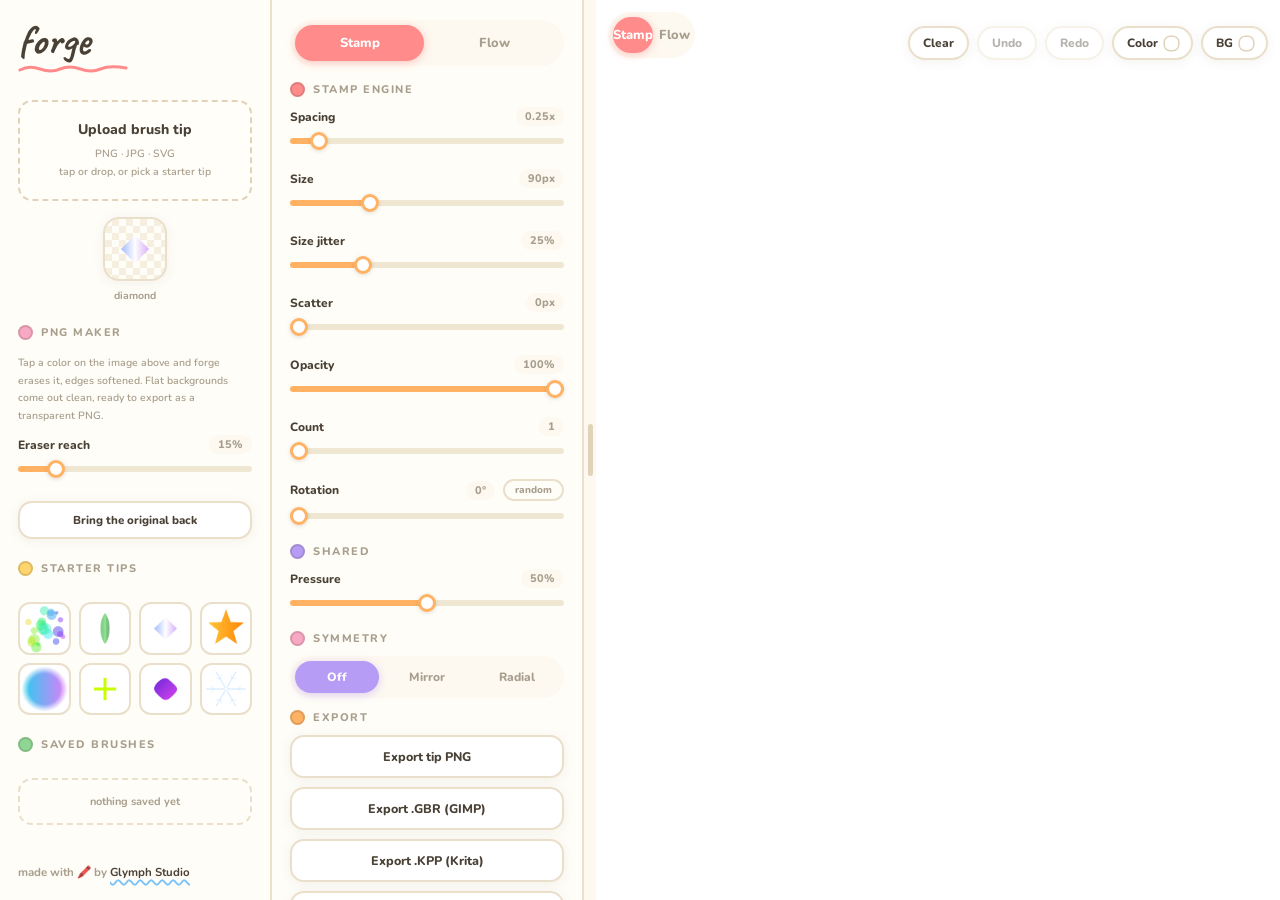
<file: index.html>
<!DOCTYPE html>
<html lang="en">
<head>
<meta charset="UTF-8">
<meta name="viewport" content="width=device-width, initial-scale=1.0, viewport-fit=cover">
<title>forge · turn images into brushes</title>
<meta name="description" content="Turn any image into a digital brush. Paint with its colors, test it live, export to GIMP and Krita.">
<meta name="theme-color" content="#fdf9f0">
<link rel="icon" href="data:image/svg+xml,%3Csvg%20xmlns='http://www.w3.org/2000/svg'%20viewBox='0%200%2032%2032'%3E%3Crect%20width='32'%20height='32'%20rx='7'%20fill='%23ffd66e'/%3E%3Ctext%20x='16'%20y='23'%20font-family='Comic%20Sans%20MS,cursive'%20font-size='19'%20font-weight='bold'%20fill='%234a4136'%20text-anchor='middle'%3Ef%3C/text%3E%3C/svg%3E">
<link rel="preconnect" href="https://fonts.googleapis.com">
<link rel="preconnect" href="https://fonts.gstatic.com" crossorigin>
<link href="https://fonts.googleapis.com/css2?family=Caveat:wght@600;700&family=Nunito:wght@400;600;700;800&display=swap" rel="stylesheet" media="print" onload="this.media='all'">
<noscript><link rel="stylesheet" href="https://fonts.googleapis.com/css2?family=Caveat:wght@600;700&family=Nunito:wght@400;600;700;800&display=swap"></noscript>
<link rel="stylesheet" href="style.css">
</head>
<body data-mode="stamp" data-sym="off" data-mtab="brush" data-sheet="none">

<div class="app" id="app">

  <!-- ~~~~~~~~~~ phone header (phones only) ~~~~~~~~~~ -->
  <header class="mobile-head">
    <div class="m-brand">
      <div class="m-word">forge</div>
      <svg class="squiggle" viewBox="0 0 120 10" preserveAspectRatio="none" aria-hidden="true">
        <path d="M2 6 Q 12 1, 24 5 T 46 5 T 68 5 T 90 5 T 118 4" fill="none" stroke="var(--red)" stroke-width="5" stroke-linecap="round"/>
      </svg>
    </div>
    <button class="tbtn" data-share>Share ↗</button>
  </header>

  <!-- ~~~~~~~~~~ left: source material (desktop column · phone sheet) ~~~~~~~~~~ -->
  <aside class="panel left">
    <header class="wordmark">
      forge
      <svg class="squiggle" viewBox="0 0 120 10" preserveAspectRatio="none" aria-hidden="true">
        <path d="M2 6 Q 12 1, 24 5 T 46 5 T 68 5 T 90 5 T 118 4" fill="none" stroke="var(--red)" stroke-width="3" stroke-linecap="round"/>
      </svg>
    </header>

    <div class="sheet-head">
      <span class="sheet-grip" aria-hidden="true"></span>
      <div class="sheet-tabs" role="tablist">
        <button data-sheet-tab="brush">Brush</button>
        <button data-sheet-tab="image">Image</button>
        <button data-sheet-tab="export">Export</button>
      </div>
      <button class="sheet-close" data-sheet-close aria-label="Close tools">✕</button>
    </div>

    <div class="upload-zone" id="uploadZone" role="button" tabindex="0" aria-label="Upload brush tip image">
      <span class="uz-title">Upload brush tip</span>
      <span class="uz-sub">PNG · JPG · SVG<br>tap or drop, or pick a starter tip</span>
    </div>
    <input type="file" id="fileInput" accept=".png,.jpg,.jpeg,.svg,image/png,image/jpeg,image/svg+xml" hidden>

    <div class="preview-block">
      <div class="tip-preview"><canvas id="tipPreviewCanvas" width="256" height="256" title="Tap a color to erase it"></canvas></div>
      <div class="tip-name" id="tipNameLabel">no tip yet</div>
    </div>

    <div class="cutout-block" id="cutoutBlock">
      <div class="section-label dot-pink">Png maker</div>
      <div class="cutout-hint">Tap a color on the image above and forge erases it, edges softened. Flat backgrounds come out clean, ready to export as a transparent PNG.</div>
      <div class="row">
        <div class="row-top"><label for="cutTol">Eraser reach</label><span class="val" id="cutTolVal">15%</span></div>
        <input type="range" id="cutTol" min="0.02" max="1" step="0.01" value="0.15">
      </div>
      <button class="btn" id="cutResetBtn">Bring the original back</button>
    </div>

    <div class="section-label dot-yellow">Starter tips</div>
    <div class="tips-grid" id="tipsGrid"></div>

    <div class="section-label dot-green">Saved brushes</div>
    <div class="saved-list" id="savedList"></div>

    <footer class="credit">
      made with <span aria-hidden="true">🖍️</span> by
      <a href="https://github.com/Glymph-Studio" target="_blank" rel="noopener">Glymph Studio</a>
    </footer>
  </aside>

  <!-- ~~~~~~~~~~ middle: brush settings (desktop column · phone sheet) ~~~~~~~~~~ -->
  <section class="panel mid">
    <div class="sheet-head">
      <span class="sheet-grip" aria-hidden="true"></span>
      <div class="sheet-tabs" role="tablist">
        <button data-sheet-tab="brush">Brush</button>
        <button data-sheet-tab="image">Image</button>
        <button data-sheet-tab="export">Export</button>
      </div>
      <button class="sheet-close" data-sheet-close aria-label="Close tools">✕</button>
    </div>

    <div class="pane-brush">
      <div class="mode-seg" role="group" aria-label="Brush mode">
        <button data-mode-btn="stamp" class="active">Stamp</button>
        <button data-mode-btn="flow">Flow</button>
      </div>

      <div class="section-label dot-red only-stamp">Stamp engine</div>
      <div id="groupStamp" class="group only-stamp"></div>

      <div class="only-flow">
        <div class="section-label dot-blue">Flow engine</div>
        <div class="palette-wrap">
          <canvas id="paletteStrip" class="palette-strip" width="256" height="12"></canvas>
          <div class="palette-hint">colors from your tip, in order, smeared as you draw</div>
        </div>
        <div id="groupFlow" class="group"></div>
      </div>

      <div class="section-label dot-purple">Shared</div>
      <div id="groupShared" class="group"></div>

      <div class="section-label dot-pink">Symmetry</div>
      <div class="seg sym-seg" role="group" aria-label="Symmetry">
        <button data-sym="off" class="active">Off</button>
        <button data-sym="mirror">Mirror</button>
        <button data-sym="radial">Radial</button>
      </div>
      <div id="groupRadial" class="group only-radial"></div>
    </div>

    <div class="pane-export">
      <div class="section-label dot-orange">Export</div>
      <button class="btn" id="exportTipPng">Export tip PNG</button>
      <button class="btn" id="exportGbr">Export .GBR (GIMP)</button>
      <button class="btn" id="exportKpp">Export .KPP (Krita)</button>
      <button class="btn" id="exportCanvasPng">Export canvas PNG</button>
      <button class="btn primary" id="shareBtn">Share this brush ↗</button>
    </div>
  </section>

  <!-- ~~~~~~~~~~ drag to resize the canvas (desktop only) ~~~~~~~~~~ -->
  <div class="splitter" id="splitter" title="Drag to resize the canvas" aria-hidden="true"><span></span></div>

  <!-- ~~~~~~~~~~ the canvas ~~~~~~~~~~ -->
  <section class="panel right" id="canvasPanel">
    <div class="canvas-wrap" id="canvasWrap">
      <canvas id="canvas"></canvas>
      <div class="brush-ring" id="brushRing"></div>

      <div class="canvas-topbar">
        <div class="mode-seg mini" role="group" aria-label="Brush mode">
          <button data-mode-btn="stamp" class="active">Stamp</button>
          <button data-mode-btn="flow">Flow</button>
        </div>
        <div class="canvas-actions">
          <button class="tbtn" id="clearBtn" title="Wipe the canvas">Clear</button>
          <button class="tbtn" id="undoBtn" title="Undo (Ctrl+Z)">Undo</button>
          <button class="tbtn" id="redoBtn" title="Redo (Ctrl+Y or Ctrl+Shift+Z)">Redo</button>
          <label class="tbtn" title="Stamp tint color">
            <span class="tlabel">Color</span><span class="swatch" id="colorSwatch"></span>
            <input type="color" id="colorInput" value="#ffffff" aria-label="Stamp tint color">
          </label>
          <label class="tbtn" title="Canvas background">
            <span class="tlabel">BG</span><span class="swatch" id="bgSwatch"></span>
            <input type="color" id="bgInput" value="#ffffff" aria-label="Canvas background color">
          </label>
        </div>
      </div>

      <div class="toast" id="toast"></div>
    </div>
  </section>

  <!-- ~~~~~~~~~~ phone dock (phones only) ~~~~~~~~~~ -->
  <div class="m-dock">
    <div class="mode-seg" role="group" aria-label="Brush mode">
      <button data-mode-btn="stamp" class="active">Stamp</button>
      <button data-mode-btn="flow">Flow</button>
    </div>
    <button class="m-tools-btn" data-sheet-open>Tools ▲</button>
  </div>

  <!-- ~~~~~~~~~~ phone scrim (tap to close the sheet) ~~~~~~~~~~ -->
  <div class="m-scrim" data-sheet-close aria-hidden="true"></div>

</div>

<!-- ~~~~~~~~~~ share modal ~~~~~~~~~~ -->
<div class="modal-overlay" id="shareModal">
  <div class="modal">
    <div class="modal-title">Share this brush</div>
    <input type="text" id="shareUrlInput" readonly spellcheck="false">
    <div class="modal-hint">The whole brush, tip image and settings included, lives inside this link. Anyone who opens it gets your brush. No account, no upload.</div>
    <div class="modal-actions">
      <button class="btn primary" id="shareCopyBtn">Copy link</button>
      <button class="btn" id="shareCloseBtn">Close</button>
    </div>
  </div>
</div>

<!-- shown only if the scripts below fail to load (sandboxed previews block them) -->
<div class="boot-warning" id="bootWarning">
  forge is still loading, one moment.
</div>
<noscript>
  <div class="boot-warning">forge needs JavaScript to draw. Please enable it and reload.</div>
</noscript>

<script>
window.__forgeError = null;
window.addEventListener('error', function (e) {
  if (!window.__forgeError) {
    window.__forgeError = (e.message || 'unknown error') +
      (e.filename ? '  (' + e.filename.split('/').pop() + ':' + (e.lineno || '?') + ')' : '');
  }
});
</script>
<script src="js/state.js"></script>
<script src="js/starter-tips.js"></script>
<script src="js/cutout.js"></script>
<script src="js/flow-mode.js"></script>
<script src="js/brush-engine.js"></script>
<script src="js/export.js"></script>
<script src="js/share.js"></script>
<script src="js/ui.js"></script>
<script src="js/main.js"></script>
<script>
(function () {
  var tries = 0;
  function check() {
    tries++;
    var f = window.Forge;
    var ready = !!(f && f.Engine && f.Engine.ready && f.Engine.ready());
    var el = document.getElementById('bootWarning');
    if (!el) return;
    if (ready) { el.style.display = 'none'; return; }
    if (tries < 20) { setTimeout(check, 400); return; }

    var mods = [['state.js', 'state'], ['starter-tips.js', 'StarterTips'],
                ['cutout.js', 'Cutout'], ['flow-mode.js', 'Flow'],
                ['brush-engine.js', 'Engine'], ['export.js', 'Export'],
                ['share.js', 'Share'], ['ui.js', 'UI']];
    var lines = [];
    for (var i = 0; i < mods.length; i++) {
      var ok = f && f[mods[i][1]] !== undefined;
      lines.push((ok ? 'ok: ' : 'MISSING: ') + mods[i][0]);
    }
    var detail = lines.join(', ');
    if (window.__forgeError) detail += ', first error: ' + window.__forgeError;
    el.textContent = 'forge did not fully load. ' + detail +
      '. If you are viewing a locked preview, download the whole folder (keep the js folder next to index.html) and open index.html in your browser, or run python3 -m http.server in that folder and open http://localhost:8000';
    el.style.display = 'block';
  }
  if (document.readyState === 'loading') document.addEventListener('DOMContentLoaded', check);
  else check();
})();
</script>
</body>
</html>
</file>
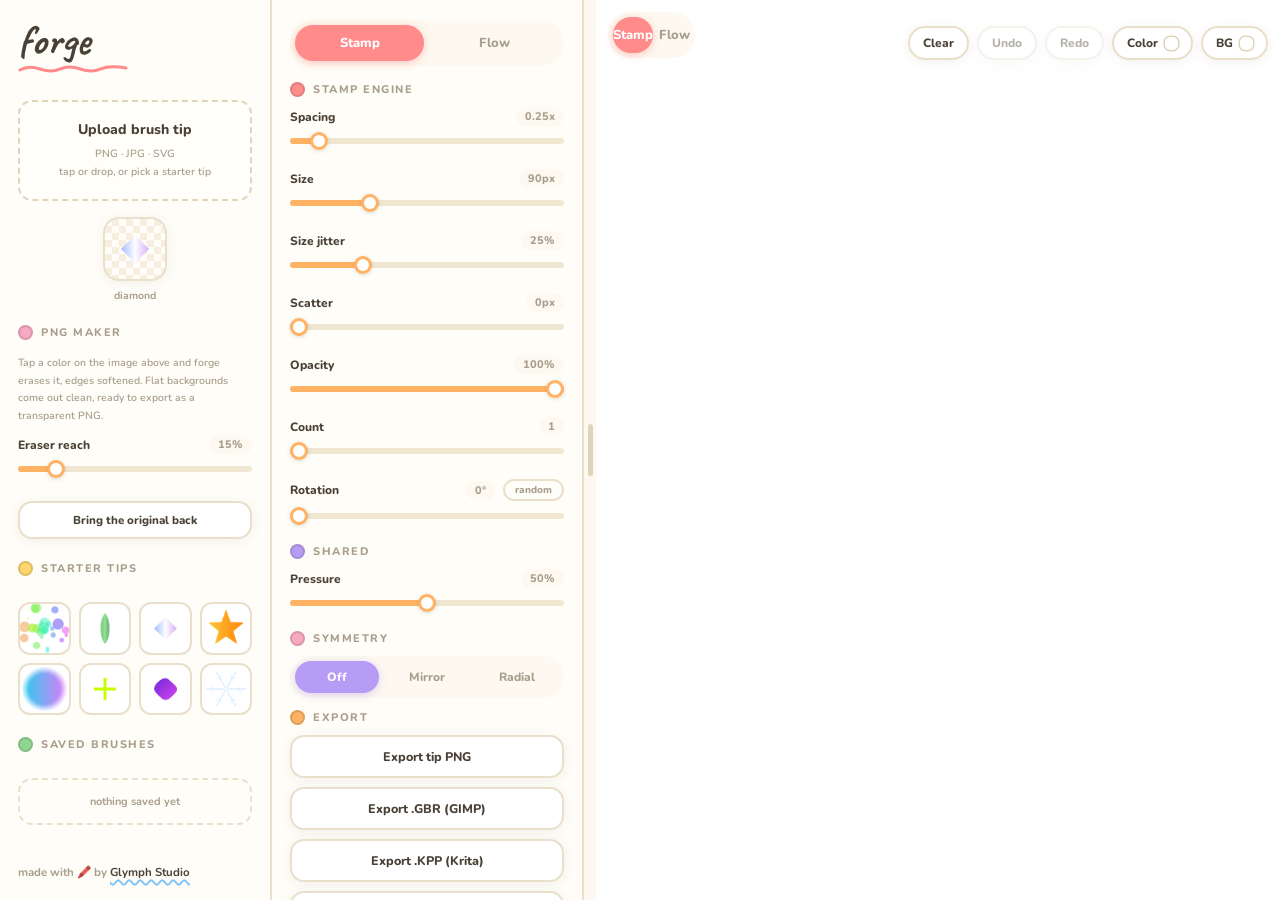
<file: forge-standalone.html>
<!DOCTYPE html>
<html lang="en">
<head>
<meta charset="UTF-8">
<meta name="viewport" content="width=device-width, initial-scale=1.0, viewport-fit=cover">
<title>forge · turn images into brushes</title>
<meta name="description" content="Turn any image into a digital brush. Paint with its colors, test it live, export to GIMP and Krita.">
<meta name="theme-color" content="#fdf9f0">
<link rel="icon" href="data:image/svg+xml,%3Csvg%20xmlns='http://www.w3.org/2000/svg'%20viewBox='0%200%2032%2032'%3E%3Crect%20width='32'%20height='32'%20rx='7'%20fill='%23ffd66e'/%3E%3Ctext%20x='16'%20y='23'%20font-family='Comic%20Sans%20MS,cursive'%20font-size='19'%20font-weight='bold'%20fill='%234a4136'%20text-anchor='middle'%3Ef%3C/text%3E%3C/svg%3E">
<link rel="preconnect" href="https://fonts.googleapis.com">
<link rel="preconnect" href="https://fonts.gstatic.com" crossorigin>
<link href="https://fonts.googleapis.com/css2?family=Caveat:wght@600;700&family=Nunito:wght@400;600;700;800&display=swap" rel="stylesheet" media="print" onload="this.media='all'">
<noscript><link rel="stylesheet" href="https://fonts.googleapis.com/css2?family=Caveat:wght@600;700&family=Nunito:wght@400;600;700;800&display=swap"></noscript>
<style>
/* ============================================================
   forge · style.css
   soft crayon on paper. rounded, wobbly, friendly.
   desktop: three columns with a drag handle.
   phone: canvas-first app with a bottom sheet. see the media
   query at the bottom, it is a layout of its own.
   ============================================================ */

:root{
  --paper:  #fdf9f0;
  --panel:  #fffdf7;
  --line:   #eadfcb;
  --line2:  #e0d3ba;
  --ink:    #4a4136;
  --muted:  #a89e8d;

  --red:    #ff8b8b;
  --orange: #ffb264;
  --yellow: #ffd66e;
  --green:  #8fd694;
  --blue:   #7cc3f7;
  --purple: #b79cf5;
  --pink:   #f7a8c3;

  --radius: 14px;
  --shadow: 0 2px 12px rgba(74, 65, 54, .07);
}

*{ box-sizing:border-box; margin:0; padding:0; }

html{ height:100%; }

body{
  min-height:100%;
  background:var(--paper);
  color:var(--ink);
  font-family:'Nunito', ui-rounded, system-ui, -apple-system, sans-serif;
  font-size:14px;
  -webkit-font-smoothing:antialiased;
  -webkit-tap-highlight-color:transparent;
}

button{ font-family:inherit; background:none; border:none; color:inherit; cursor:pointer; touch-action:manipulation; }
input{ font-family:inherit; color:inherit; }

:focus-visible{ outline:2px dashed var(--red); outline-offset:2px; }

::-webkit-scrollbar{ width:10px; height:10px; }
::-webkit-scrollbar-track{ background:transparent; }
::-webkit-scrollbar-thumb{ background:var(--line2); border-radius:8px; border:2px solid var(--paper); }
::-webkit-scrollbar-thumb:hover{ background:var(--yellow); }

/* ~~~~~~~~~~~~~~~~ layout ~~~~~~~~~~~~~~~~ */

.app{
  display:flex;
  height:100vh;
  overflow:hidden;
}

.panel{ background:var(--panel); overflow-y:auto; }

.panel.left{
  flex:0 0 272px;
  padding:20px 18px;
  display:flex; flex-direction:column; gap:16px;
  border-right:2px solid var(--line);
}

.panel.mid{
  flex:0 0 312px;
  padding:20px 18px 28px;
  border-right:2px solid var(--line);
}

.panel.right{ flex:1; min-width:280px; overflow:hidden; padding:0; }

/* ~~~~~~~~~~~~~~~~ splitter (drag to resize canvas) ~~~~~~~~~~~~~~~~ */

.splitter{
  flex:0 0 12px;
  cursor:col-resize;
  background:var(--paper);
  display:flex; align-items:center; justify-content:center;
  touch-action:none;
  z-index:5;
}
.splitter span{
  width:5px; height:52px; border-radius:99px;
  background:var(--line2);
  transition:background .15s, height .15s;
}
.splitter:hover span, .splitter.dragging span{ background:var(--orange); height:74px; }
body.col-dragging{ cursor:col-resize; user-select:none; -webkit-user-select:none; }

/* ~~~~~~~~~~~~~~~~ wordmark ~~~~~~~~~~~~~~~~ */

.wordmark{
  font-family:'Caveat', 'Comic Sans MS', cursive;
  font-weight:700;
  font-size:42px;
  line-height:1;
  color:var(--ink);
  padding-bottom:10px;
}
.squiggle{ display:block; width:110px; height:10px; margin-top:2px; }

/* ~~~~~~~~~~~~~~~~ section labels ~~~~~~~~~~~~~~~~ */

.section-label{
  display:flex; align-items:center; gap:8px;
  font-size:11px; font-weight:800;
  letter-spacing:.14em; text-transform:uppercase;
  color:var(--muted);
  margin:6px 0 10px;
}
.section-label::before{
  content:"";
  width:11px; height:11px; border-radius:50%;
  border:2.5px solid rgba(74,65,54,.18);
  flex:none;
}
.dot-yellow::before{ background:var(--yellow); }
.dot-green::before{ background:var(--green); }
.dot-red::before{ background:var(--red); }
.dot-blue::before{ background:var(--blue); }
.dot-purple::before{ background:var(--purple); }
.dot-pink::before{ background:var(--pink); }
.dot-orange::before{ background:var(--orange); }

/* ~~~~~~~~~~~~~~~~ upload zone ~~~~~~~~~~~~~~~~ */

.upload-zone{
  border:2px dashed var(--line2);
  border-radius:var(--radius);
  background:#fffef9;
  padding:18px 12px;
  text-align:center;
  cursor:pointer;
  transition:border-color .15s, background .15s, transform .15s;
}
.upload-zone:hover{ border-color:var(--orange); background:#fff7ec; }
.upload-zone.dragover{ border-color:var(--red); background:#fff1ea; transform:scale(1.015); }
.uz-title{ display:block; font-weight:800; font-size:14px; }
.uz-sub{ display:block; font-size:10.5px; font-weight:600; color:var(--muted); margin-top:6px; line-height:1.7; }

/* ~~~~~~~~~~~~~~~~ tip preview ~~~~~~~~~~~~~~~~ */

.preview-block{ text-align:center; }
.tip-preview{
  width:64px; height:64px; margin:0 auto;
  border:2px solid var(--line);
  border-radius:16px;
  background:repeating-conic-gradient(#f6efe0 0% 25%, #fffdf7 0% 50%) 0 0 / 14px 14px;
  display:flex; align-items:center; justify-content:center;
  overflow:hidden;
  box-shadow:var(--shadow);
}
.tip-preview img{ width:100%; height:100%; object-fit:contain; }
.tip-name{ font-size:10.5px; font-weight:700; color:var(--muted); margin-top:7px; }

/* ~~~~~~~~~~~~~~~~ starter tips ~~~~~~~~~~~~~~~~ */

.tips-grid{ display:grid; grid-template-columns:repeat(4,1fr); gap:8px; }
.tip-thumb{
  border:2px solid var(--line);
  border-radius:12px;
  background:#fff;
  padding:0;
  aspect-ratio:1;
  overflow:hidden;
  transition:transform .15s, border-color .15s, box-shadow .15s;
}
.tip-thumb img{ width:100%; height:100%; display:block; pointer-events:none; }
.tip-thumb:hover{ transform:rotate(-3deg) scale(1.06); box-shadow:var(--shadow); }
.tip-thumb:nth-child(8n+1):hover{ border-color:var(--red); }
.tip-thumb:nth-child(8n+2):hover{ border-color:var(--orange); }
.tip-thumb:nth-child(8n+3):hover{ border-color:var(--yellow); }
.tip-thumb:nth-child(8n+4):hover{ border-color:var(--green); }
.tip-thumb:nth-child(8n+5):hover{ border-color:var(--blue); }
.tip-thumb:nth-child(8n+6):hover{ border-color:var(--purple); }
.tip-thumb:nth-child(8n+7):hover{ border-color:var(--pink); }
.tip-thumb:nth-child(8n+8):hover{ border-color:var(--red); }
.tip-thumb:active{ cursor:grabbing; transform:scale(.96); }

/* ~~~~~~~~~~~~~~~~ saved brushes ~~~~~~~~~~~~~~~~ */

.saved-list{ display:flex; flex-direction:column; gap:7px; }
.saved-list .empty{
  border:2px dashed var(--line);
  border-radius:var(--radius);
  padding:14px 10px;
  text-align:center;
  font-size:11px; font-weight:700; color:var(--muted);
}
.saved-row{
  display:flex; align-items:center; gap:4px;
  background:#fff;
  border:2px solid var(--line);
  border-radius:12px;
  padding:7px 9px;
}
.saved-row .name{
  flex:1; font-size:12px; font-weight:700;
  white-space:nowrap; overflow:hidden; text-overflow:ellipsis;
}
.icon-btn{ color:var(--muted); font-size:14px; line-height:1; padding:2px 4px; border-radius:6px; transition:color .15s; }
.icon-btn:hover{ color:var(--blue); }
.icon-btn svg{ display:block; }

/* ~~~~~~~~~~~~~~~~ credit ~~~~~~~~~~~~~~~~ */

.credit{
  margin-top:auto; padding-top:14px;
  font-size:11.5px; font-weight:700; color:var(--muted);
}
.credit a{ color:var(--ink); text-decoration:underline wavy var(--blue) 1.5px; text-underline-offset:3px; }
.credit a:hover{ color:var(--blue); }

/* ~~~~~~~~~~~~~~~~ sliders ~~~~~~~~~~~~~~~~ */

.group{ margin-bottom:6px; }
.row{ margin-bottom:14px; }
.row-top{
  display:flex; justify-content:space-between; align-items:center;
  font-size:12px; font-weight:800; color:var(--ink);
  margin-bottom:6px;
}
.row-top .val{
  font-size:11px; font-weight:800; color:var(--muted);
  background:var(--paper);
  border-radius:99px;
  padding:2px 9px;
}

input[type=range]{
  -webkit-appearance:none; appearance:none;
  width:100%; height:18px;
  background:transparent; cursor:pointer;
  --fill:50%;
}
input[type=range]::-webkit-slider-runnable-track{
  height:6px; border-radius:99px;
  background:linear-gradient(to right, var(--orange) var(--fill), #f0e7d3 var(--fill));
}
input[type=range]::-webkit-slider-thumb{
  -webkit-appearance:none; appearance:none;
  width:18px; height:18px; border-radius:50%;
  background:#fff;
  border:3px solid var(--orange);
  box-shadow:0 1px 4px rgba(74,65,54,.18);
  margin-top:-6px;
  transition:transform .1s;
}
input[type=range]::-webkit-slider-thumb:hover{ transform:scale(1.15); }
input[type=range]::-moz-range-track{ height:6px; border-radius:99px; background:#f0e7d3; }
input[type=range]::-moz-range-progress{ height:6px; border-radius:99px; background:var(--orange); }
input[type=range]::-moz-range-thumb{
  width:14px; height:14px; border-radius:50%;
  background:#fff; border:3px solid var(--orange);
  box-shadow:0 1px 4px rgba(74,65,54,.18);
}
input[type=range]:disabled{ opacity:.4; cursor:default; }

.mini-toggle{
  font-size:10px; font-weight:800;
  color:var(--muted);
  border:2px solid var(--line);
  border-radius:99px;
  padding:2px 10px;
  transition:all .15s;
}
.mini-toggle:hover{ border-color:var(--orange); color:var(--ink); }
.mini-toggle.active{ color:#fff; background:var(--orange); border-color:var(--orange); }

/* ~~~~~~~~~~~~~~~~ segmented controls ~~~~~~~~~~~~~~~~ */

.mode-seg{
  display:flex; gap:6px;
  background:var(--paper);
  border-radius:99px;
  padding:5px;
  margin-bottom:16px;
}
.mode-seg button{
  flex:1; padding:9px 0;
  font-size:13px; font-weight:800;
  color:var(--muted);
  border-radius:99px;
  transition:all .15s;
}
.mode-seg button.active[data-mode-btn="stamp"]{ background:var(--red); color:#fff; box-shadow:0 2px 8px rgba(255,139,139,.45); }
.mode-seg button.active[data-mode-btn="flow"]{ background:var(--blue); color:#fff; box-shadow:0 2px 8px rgba(124,195,247,.45); }
.mode-seg button:not(.active):hover{ color:var(--ink); }

.seg{ display:flex; gap:6px; background:var(--paper); border-radius:99px; padding:5px; margin-bottom:12px; }
.seg button{
  flex:1; padding:8px 0;
  font-size:12px; font-weight:800;
  color:var(--muted); border-radius:99px;
  transition:all .15s;
}
.seg button.active{ background:var(--purple); color:#fff; box-shadow:0 2px 8px rgba(183,156,245,.45); }
.seg button:not(.active):hover{ color:var(--ink); }

/* ~~~~~~~~~~~~~~~~ buttons ~~~~~~~~~~~~~~~~ */

.btn{
  display:block; width:100%;
  background:#fff;
  border:2px solid var(--line);
  border-radius:var(--radius);
  color:var(--ink);
  font-size:12.5px; font-weight:800;
  padding:11px 12px;
  margin-bottom:9px;
  text-align:center;
  box-shadow:var(--shadow);
  transition:transform .12s, border-color .15s, background .15s;
}
.btn:hover{ transform:translateY(-1px); border-color:var(--yellow); background:#fffbee; }
.btn:active{ transform:translateY(0) scale(.985); }
.btn.primary{
  background:var(--blue);
  border-color:var(--blue);
  color:#fff;
  box-shadow:0 3px 12px rgba(124,195,247,.5);
}
.btn.primary:hover{ background:#5db4f5; border-color:#5db4f5; }

/* ~~~~~~~~~~~~~~~~ flow palette strip ~~~~~~~~~~~~~~~~ */

.palette-wrap{ margin-bottom:14px; }
.palette-strip{
  display:block; width:100%; height:14px;
  border-radius:99px;
  border:2px solid var(--line);
}
.palette-hint{ font-size:10.5px; font-weight:600; color:var(--muted); margin-top:7px; line-height:1.6; }

/* ~~~~~~~~~~~~~~~~ canvas ~~~~~~~~~~~~~~~~ */

.canvas-wrap{ position:relative; width:100%; height:100%; background:#ffffff; overflow:hidden; }
.canvas-wrap canvas{
  position:absolute; inset:0; width:100%; height:100%;
  touch-action:none;
  cursor:url("data:image/svg+xml,%3Csvg%20xmlns='http://www.w3.org/2000/svg'%20width='21'%20height='21'%3E%3Cpath%20d='M10.5%200v6.5M10.5%2014.5V21M0%2010.5h6.5M14.5%2010.5H21'%20stroke='%234a4136'%20stroke-width='1.4'%20stroke-linecap='round'/%3E%3Ccircle%20cx='10.5'%20cy='10.5'%20r='1.1'%20fill='%23ff8b8b'/%3E%3C/svg%3E") 10 10, crosshair;
}

.brush-ring{
  position:absolute;
  border:2px solid var(--blue);
  border-radius:50%;
  pointer-events:none;
  display:none;
  transform:translate(-50%,-50%);
  box-shadow:0 0 0 2px rgba(255,255,255,.55), inset 0 0 0 1px rgba(255,255,255,.55);
  z-index:3;
}

.canvas-topbar{
  position:absolute; top:12px; right:12px; left:12px;
  display:flex; align-items:center; gap:8px;
  flex-wrap:wrap;
  z-index:5;
  pointer-events:none;
}
.canvas-topbar > *{ pointer-events:auto; }

.tbtn{
  display:flex; align-items:center; gap:7px; position:relative;
  background:#fff;
  border:2px solid var(--line);
  border-radius:99px;
  color:var(--ink);
  font-size:12px; font-weight:800;
  padding:7px 13px;
  box-shadow:var(--shadow);
  transition:transform .12s, border-color .15s;
}
.tbtn:hover{ transform:translateY(-1px); border-color:var(--green); }
.tbtn .swatch{
  width:13px; height:13px;
  border-radius:5px;
  border:2px solid #fff;
  box-shadow:0 0 0 1.5px var(--line2);
  display:inline-block; background:#fff;
}
.tbtn input[type=color]{
  position:absolute; left:0; top:0; width:1px; height:1px;
  opacity:0; pointer-events:none; border:0; padding:0;
}

.canvas-actions{ display:flex; align-items:center; gap:8px; margin-left:auto; flex-wrap:wrap; justify-content:flex-end; }

.toast{
  position:absolute; bottom:16px; left:50%;
  transform:translateX(-50%) translateY(4px);
  background:#e8f6e8;
  border:2px solid var(--green);
  color:#2f6b39;
  font-size:12px; font-weight:800;
  padding:9px 18px;
  border-radius:99px;
  box-shadow:var(--shadow);
  opacity:0;
  transition:opacity .25s, transform .25s;
  pointer-events:none;
  z-index:6;
  white-space:nowrap; max-width:92%;
  overflow:hidden; text-overflow:ellipsis;
}
.toast.show{ opacity:1; transform:translateX(-50%) translateY(0); }

/* ~~~~~~~~~~~~~~~~ share modal ~~~~~~~~~~~~~~~~ */

.modal-overlay{
  display:none; position:fixed; inset:0;
  background:rgba(74,65,54,.35);
  z-index:60;
  align-items:center; justify-content:center;
  padding:16px;
}
.modal-overlay.open{ display:flex; }
.modal{
  width:560px; max-width:100%;
  background:var(--panel);
  border:2px solid var(--line);
  border-radius:20px;
  padding:24px;
  box-shadow:0 18px 60px rgba(74,65,54,.25);
}
.modal-title{
  font-family:'Caveat','Comic Sans MS',cursive;
  font-size:30px; font-weight:700;
  margin-bottom:12px;
}
.modal input{
  width:100%;
  background:var(--paper);
  border:2px solid var(--line);
  border-radius:12px;
  font-size:12px; font-weight:600;
  padding:11px 12px;
  user-select:all;
}
.modal-hint{ font-size:11.5px; font-weight:600; color:var(--muted); margin-top:10px; line-height:1.7; }
.modal-actions{ display:flex; gap:9px; margin-top:14px; }
.modal-actions .btn{ margin-bottom:0; }

/* ~~~~~~~~~~~~~~~~ boot warning ~~~~~~~~~~~~~~~~ */

.boot-warning{
  display:none;
  position:fixed; left:50%; bottom:18px;
  transform:translateX(-50%);
  width:min(520px, calc(100vw - 32px));
  background:#fff4e5;
  border:2px solid var(--orange);
  border-radius:16px;
  color:#7a5230;
  font-size:12.5px; font-weight:700;
  line-height:1.7;
  padding:14px 18px;
  z-index:100;
  box-shadow:0 10px 30px rgba(74,65,54,.2);
}

/* ~~~~~~~~~~~~~~~~ mode / symmetry visibility ~~~~~~~~~~~~~~~~ */

.only-flow, .only-radial{ display:none; }
body[data-mode="flow"]  .only-stamp{ display:none; }
body[data-mode="flow"]  .only-flow{ display:block; }
body[data-sym="radial"] .only-radial{ display:block; }

/* ~~~~~~~~~~~~~~~~ png maker (cutout) ~~~~~~~~~~~~~~~~ */

.cutout-block{ display:flex; flex-direction:column; gap:4px; }
.cutout-hint{
  font-size:10.5px; font-weight:600; color:var(--muted);
  line-height:1.7; margin-bottom:6px;
}
.cutout-block .btn{ margin-bottom:0; padding:9px 10px; font-size:11.5px; }
.tip-preview canvas{
  width:100%; height:100%; display:block;
  cursor:crosshair;
}
.tip-preview.has-tip canvas{ animation:plop .25s ease; }
@keyframes plop{ 0%{ transform:scale(.9); } 100%{ transform:scale(1); } }

/* ~~~~~~~~~~~~~~~~ disabled buttons ~~~~~~~~~~~~~~~~ */

.tbtn:disabled{ opacity:.4; pointer-events:none; }

/* ~~~~~~~~~~~~~~~~ phone only chrome (hidden on desktop) ~~~~~~~~~~~~~~~~ */

.mobile-head, .m-dock, .m-scrim, .sheet-head{ display:none; }

/* ~~~~~~~~~~~~~~~~~~~~~~~~~~~~~~~~~~~~~~~~~~~~~~~~~~~~~~~~~~~~~~
   PHONE · its own app shell
   header / canvas card / dock / bottom sheet. the canvas is the
   screen; every tool slides up from the bottom over it.
   ~~~~~~~~~~~~~~~~~~~~~~~~~~~~~~~~~~~~~~~~~~~~~~~~~~~~~~~~~~~~~~ */

@media (max-width: 960px){

  html, body{
    height:100%; overflow:hidden;
    overscroll-behavior:none;
  }
  body{
    position:fixed; left:0; right:0; top:0; bottom:0; width:100%;
  }

  .app{
    flex-direction:column;
    height:100vh; height:100dvh;
    overflow:hidden;
  }
  .app > *{ min-width:0; }

  /* ~~~~ compact header ~~~~ */
  .mobile-head{
    display:flex; align-items:center; justify-content:space-between;
    flex:none;
    padding:10px 14px 4px;
  }
  .m-word{
    font-family:'Caveat','Comic Sans MS',cursive;
    font-weight:700; font-size:28px; line-height:1; color:var(--ink);
  }
  .mobile-head .squiggle{ width:76px; height:8px; display:block; margin-top:1px; }
  .mobile-head .tbtn{ padding:8px 13px; }

  /* ~~~~ the canvas is the screen ~~~~ */
  .panel.right{
    flex:1; min-height:0; width:auto;
    margin:6px 10px 8px;
    border:2px solid var(--line);
    border-radius:20px;
    background:var(--panel);
  }
  .splitter{ display:none; }

  /* the top bar becomes an empty shell on phone; the dock owns the mode toggle */
  .canvas-topbar{
    position:static;
    padding:0;
    pointer-events:none;
  }
  .canvas-topbar .mode-seg.mini{ display:none; }

  /* actions anchor to the canvas card itself, along its bottom edge */
  .canvas-actions{
    position:absolute; left:8px; right:8px; bottom:10px;
    margin-left:0;
    justify-content:center; flex-wrap:wrap; gap:8px;
    pointer-events:none;
  }
  .canvas-actions > *{ pointer-events:auto; }
  .canvas-actions .tbtn{ box-shadow:0 3px 14px rgba(74,65,54,.2); }
  .canvas-actions .tlabel{ display:none; }
  .canvas-actions label.tbtn{ padding:10px 11px; }
  .canvas-actions .swatch{
    width:16px; height:16px;
    box-shadow:0 0 0 1.5px var(--line2), inset 0 1px 4px rgba(74,65,54,.22);
  }
  .toast{ bottom:74px; }

  /* ~~~~ dock: mode + tools button ~~~~ */
  .m-dock{
    display:flex; align-items:stretch; gap:8px; flex:none;
    padding:8px 12px calc(10px + env(safe-area-inset-bottom, 0px));
    background:var(--panel);
    border-top:2px solid var(--line);
  }
  .m-dock .mode-seg{ flex:1; margin:0; }
  .m-dock .mode-seg button{ padding:12px 0; font-size:14px; }
  .m-tools-btn{
    flex:none; padding:0 20px;
    border-radius:99px;
    background:var(--yellow);
    border:2px solid var(--line);
    color:var(--ink);
    font-size:13px; font-weight:800;
    transition:transform .12s;
  }
  .m-tools-btn:active{ transform:scale(.95); }

  /* ~~~~ bottom sheet: the tools ~~~~ */
  .panel.left,
  .panel.mid{
    position:fixed; left:0; right:0; bottom:0;
    width:auto; flex:none;
    max-height:74vh; max-height:74dvh;
    border:2px solid var(--line); border-bottom:none;
    border-radius:24px 24px 0 0;
    padding:0 18px calc(28px + env(safe-area-inset-bottom, 0px));
    z-index:50;
    transform:translateY(104%);
    visibility:hidden;
    transition:transform .3s cubic-bezier(.3,.9,.35,1), visibility 0s .3s;
  }
  body[data-sheet="image"]  .panel.left,
  body[data-sheet="brush"]  .panel.mid,
  body[data-sheet="export"] .panel.mid{
    transform:translateY(0);
    visibility:visible;
    transition:transform .3s cubic-bezier(.3,.9,.35,1);
    overflow-y:auto; -webkit-overflow-scrolling:touch;
  }

  .panel.left{ display:flex; flex-direction:column; gap:16px; }
  .panel.left .wordmark{ display:none; }

  .m-scrim{
    display:block; position:fixed; inset:0;
    background:rgba(74,65,54,.34);
    z-index:45;
    opacity:0; pointer-events:none;
    transition:opacity .25s;
  }
  body:not([data-sheet="none"]) .m-scrim{ opacity:1; pointer-events:auto; }

  .sheet-head{
    display:flex; flex-wrap:wrap; align-items:center; gap:8px;
    position:sticky; top:0; z-index:3;
    background:var(--panel);
    margin:0 -8px; padding:6px 8px 10px;
  }
  .sheet-grip{
    flex-basis:100%;
    display:block; width:46px; height:5px;
    border-radius:99px; background:var(--line2);
    margin:2px auto 0;
  }
  .sheet-tabs{
    display:flex; gap:5px; flex:1;
    background:var(--paper);
    border-radius:99px; padding:4px;
  }
  .sheet-tabs button{
    flex:1; padding:10px 0;
    font-size:12.5px; font-weight:800;
    color:var(--muted); border-radius:99px;
    transition:all .15s;
  }
  .sheet-tabs button.active[data-sheet-tab="brush"]{ background:var(--red); color:#fff; box-shadow:0 2px 8px rgba(255,139,139,.5); }
  .sheet-tabs button.active[data-sheet-tab="image"]{ background:var(--green); color:#fff; box-shadow:0 2px 8px rgba(143,214,148,.5); }
  .sheet-tabs button.active[data-sheet-tab="export"]{ background:var(--blue); color:#fff; box-shadow:0 2px 8px rgba(124,195,247,.5); }
  .sheet-close{
    flex:none; width:38px; height:38px;
    border-radius:50%;
    background:var(--paper);
    color:var(--muted); font-size:14px; font-weight:800;
  }
  .sheet-close:active{ transform:scale(.92); }

  /* pane switching inside the mid sheet */
  body[data-sheet="brush"]  .pane-export{ display:none; }
  body[data-sheet="export"] .pane-brush{ display:none; }
  .pane-export .btn{ padding:14px 12px; font-size:13px; }

  /* ~~~~ finger sized controls ~~~~ */
  .row{ margin-bottom:18px; }
  input[type=range]{ height:30px; }
  input[type=range]::-webkit-slider-thumb{ width:22px; height:22px; margin-top:-8px; }
  input[type=range]::-moz-range-thumb{ width:18px; height:18px; }
  .upload-zone{ padding:22px 14px; }
  .btn{ padding:13px 12px; }
  .tbtn{ padding:9px 13px; }
  .modal input{ font-size:16px; }
  .credit{ margin-top:22px; padding:12px 0 2px; }
}

@media (max-width: 420px){
  .canvas-actions .tbtn{ padding:8px 9px; font-size:11px; }
  .canvas-actions .swatch{ width:12px; height:12px; }
  .tbtn{ padding:8px 10px; font-size:11px; }
  .m-dock .mode-seg button{ font-size:13px; }
  .m-tools-btn{ padding:0 14px; font-size:12px; }
}

/* phone: draw on top, tap Tools for the sheet, pick tabs inside it.
   desktop: the little handle between the panels still resizes the canvas. */

</style>
</head>
<body data-mode="stamp" data-sym="off" data-mtab="brush" data-sheet="none">

<div class="app" id="app">

  <!-- ~~~~~~~~~~ phone header (phones only) ~~~~~~~~~~ -->
  <header class="mobile-head">
    <div class="m-brand">
      <div class="m-word">forge</div>
      <svg class="squiggle" viewBox="0 0 120 10" preserveAspectRatio="none" aria-hidden="true">
        <path d="M2 6 Q 12 1, 24 5 T 46 5 T 68 5 T 90 5 T 118 4" fill="none" stroke="var(--red)" stroke-width="5" stroke-linecap="round"/>
      </svg>
    </div>
    <button class="tbtn" data-share>Share ↗</button>
  </header>

  <!-- ~~~~~~~~~~ left: source material (desktop column · phone sheet) ~~~~~~~~~~ -->
  <aside class="panel left">
    <header class="wordmark">
      forge
      <svg class="squiggle" viewBox="0 0 120 10" preserveAspectRatio="none" aria-hidden="true">
        <path d="M2 6 Q 12 1, 24 5 T 46 5 T 68 5 T 90 5 T 118 4" fill="none" stroke="var(--red)" stroke-width="3" stroke-linecap="round"/>
      </svg>
    </header>

    <div class="sheet-head">
      <span class="sheet-grip" aria-hidden="true"></span>
      <div class="sheet-tabs" role="tablist">
        <button data-sheet-tab="brush">Brush</button>
        <button data-sheet-tab="image">Image</button>
        <button data-sheet-tab="export">Export</button>
      </div>
      <button class="sheet-close" data-sheet-close aria-label="Close tools">✕</button>
    </div>

    <div class="upload-zone" id="uploadZone" role="button" tabindex="0" aria-label="Upload brush tip image">
      <span class="uz-title">Upload brush tip</span>
      <span class="uz-sub">PNG · JPG · SVG<br>tap or drop, or pick a starter tip</span>
    </div>
    <input type="file" id="fileInput" accept=".png,.jpg,.jpeg,.svg,image/png,image/jpeg,image/svg+xml" hidden>

    <div class="preview-block">
      <div class="tip-preview"><canvas id="tipPreviewCanvas" width="256" height="256" title="Tap a color to erase it"></canvas></div>
      <div class="tip-name" id="tipNameLabel">no tip yet</div>
    </div>

    <div class="cutout-block" id="cutoutBlock">
      <div class="section-label dot-pink">Png maker</div>
      <div class="cutout-hint">Tap a color on the image above and forge erases it, edges softened. Flat backgrounds come out clean, ready to export as a transparent PNG.</div>
      <div class="row">
        <div class="row-top"><label for="cutTol">Eraser reach</label><span class="val" id="cutTolVal">15%</span></div>
        <input type="range" id="cutTol" min="0.02" max="1" step="0.01" value="0.15">
      </div>
      <button class="btn" id="cutResetBtn">Bring the original back</button>
    </div>

    <div class="section-label dot-yellow">Starter tips</div>
    <div class="tips-grid" id="tipsGrid"></div>

    <div class="section-label dot-green">Saved brushes</div>
    <div class="saved-list" id="savedList"></div>

    <footer class="credit">
      made with <span aria-hidden="true">🖍️</span> by
      <a href="https://github.com/Glymph-Studio" target="_blank" rel="noopener">Glymph Studio</a>
    </footer>
  </aside>

  <!-- ~~~~~~~~~~ middle: brush settings (desktop column · phone sheet) ~~~~~~~~~~ -->
  <section class="panel mid">
    <div class="sheet-head">
      <span class="sheet-grip" aria-hidden="true"></span>
      <div class="sheet-tabs" role="tablist">
        <button data-sheet-tab="brush">Brush</button>
        <button data-sheet-tab="image">Image</button>
        <button data-sheet-tab="export">Export</button>
      </div>
      <button class="sheet-close" data-sheet-close aria-label="Close tools">✕</button>
    </div>

    <div class="pane-brush">
      <div class="mode-seg" role="group" aria-label="Brush mode">
        <button data-mode-btn="stamp" class="active">Stamp</button>
        <button data-mode-btn="flow">Flow</button>
      </div>

      <div class="section-label dot-red only-stamp">Stamp engine</div>
      <div id="groupStamp" class="group only-stamp"></div>

      <div class="only-flow">
        <div class="section-label dot-blue">Flow engine</div>
        <div class="palette-wrap">
          <canvas id="paletteStrip" class="palette-strip" width="256" height="12"></canvas>
          <div class="palette-hint">colors from your tip, in order, smeared as you draw</div>
        </div>
        <div id="groupFlow" class="group"></div>
      </div>

      <div class="section-label dot-purple">Shared</div>
      <div id="groupShared" class="group"></div>

      <div class="section-label dot-pink">Symmetry</div>
      <div class="seg sym-seg" role="group" aria-label="Symmetry">
        <button data-sym="off" class="active">Off</button>
        <button data-sym="mirror">Mirror</button>
        <button data-sym="radial">Radial</button>
      </div>
      <div id="groupRadial" class="group only-radial"></div>
    </div>

    <div class="pane-export">
      <div class="section-label dot-orange">Export</div>
      <button class="btn" id="exportTipPng">Export tip PNG</button>
      <button class="btn" id="exportGbr">Export .GBR (GIMP)</button>
      <button class="btn" id="exportKpp">Export .KPP (Krita)</button>
      <button class="btn" id="exportCanvasPng">Export canvas PNG</button>
      <button class="btn primary" id="shareBtn">Share this brush ↗</button>
    </div>
  </section>

  <!-- ~~~~~~~~~~ drag to resize the canvas (desktop only) ~~~~~~~~~~ -->
  <div class="splitter" id="splitter" title="Drag to resize the canvas" aria-hidden="true"><span></span></div>

  <!-- ~~~~~~~~~~ the canvas ~~~~~~~~~~ -->
  <section class="panel right" id="canvasPanel">
    <div class="canvas-wrap" id="canvasWrap">
      <canvas id="canvas"></canvas>
      <div class="brush-ring" id="brushRing"></div>

      <div class="canvas-topbar">
        <div class="mode-seg mini" role="group" aria-label="Brush mode">
          <button data-mode-btn="stamp" class="active">Stamp</button>
          <button data-mode-btn="flow">Flow</button>
        </div>
        <div class="canvas-actions">
          <button class="tbtn" id="clearBtn" title="Wipe the canvas">Clear</button>
          <button class="tbtn" id="undoBtn" title="Undo (Ctrl+Z)">Undo</button>
          <button class="tbtn" id="redoBtn" title="Redo (Ctrl+Y or Ctrl+Shift+Z)">Redo</button>
          <label class="tbtn" title="Stamp tint color">
            <span class="tlabel">Color</span><span class="swatch" id="colorSwatch"></span>
            <input type="color" id="colorInput" value="#ffffff" aria-label="Stamp tint color">
          </label>
          <label class="tbtn" title="Canvas background">
            <span class="tlabel">BG</span><span class="swatch" id="bgSwatch"></span>
            <input type="color" id="bgInput" value="#ffffff" aria-label="Canvas background color">
          </label>
        </div>
      </div>

      <div class="toast" id="toast"></div>
    </div>
  </section>

  <!-- ~~~~~~~~~~ phone dock (phones only) ~~~~~~~~~~ -->
  <div class="m-dock">
    <div class="mode-seg" role="group" aria-label="Brush mode">
      <button data-mode-btn="stamp" class="active">Stamp</button>
      <button data-mode-btn="flow">Flow</button>
    </div>
    <button class="m-tools-btn" data-sheet-open>Tools ▲</button>
  </div>

  <!-- ~~~~~~~~~~ phone scrim (tap to close the sheet) ~~~~~~~~~~ -->
  <div class="m-scrim" data-sheet-close aria-hidden="true"></div>

</div>

<!-- ~~~~~~~~~~ share modal ~~~~~~~~~~ -->
<div class="modal-overlay" id="shareModal">
  <div class="modal">
    <div class="modal-title">Share this brush</div>
    <input type="text" id="shareUrlInput" readonly spellcheck="false">
    <div class="modal-hint">The whole brush, tip image and settings included, lives inside this link. Anyone who opens it gets your brush. No account, no upload.</div>
    <div class="modal-actions">
      <button class="btn primary" id="shareCopyBtn">Copy link</button>
      <button class="btn" id="shareCloseBtn">Close</button>
    </div>
  </div>
</div>

<!-- shown only if the scripts below fail to load (sandboxed previews block them) -->
<div class="boot-warning" id="bootWarning">
  forge is still loading, one moment.
</div>
<noscript>
  <div class="boot-warning">forge needs JavaScript to draw. Please enable it and reload.</div>
</noscript>

<script>
window.__forgeError = null;
window.addEventListener('error', function (e) {
  if (!window.__forgeError) {
    window.__forgeError = (e.message || 'unknown error') +
      (e.filename ? '  (' + e.filename.split('/').pop() + ':' + (e.lineno || '?') + ')' : '');
  }
});
</script>
<script>
/* ~~~ js/state.js ~~~ */
/* ============================================================
   forge · state.js · shared state + tiny helpers
   ============================================================ */

window.Forge = window.Forge || {};

Forge.state = {
  mode: 'stamp',

  // stamp engine
  spacing: 0.25,        // ratio of tip size
  size: 90,             // px
  sizeJitter: 0.25,     // 0 to 1
  scatter: 0,           // px (stamp)
  rotation: 0,          // degrees
  rotationRandom: false,
  opacity: 1.0,
  count: 1,

  // flow engine
  flowSize: 64,         // px (smear dot size)
  flowSpeed: 1.0,       // color cycle speed per px traveled
  smoothing: 0.85,      // lerp between sampled colors
  flowScatter: 0,       // px (flow)
  flowOpacity: 0.9,

  // shared
  pressureSens: 0.5,    // how much speed affects size and opacity
  symmetryMode: 'off',  // off | mirror | radial
  symmetryCount: 6,

  // runtime
  color: '#ffffff',     // stamp tint (multiply)
  bg: '#ffffff',        // paper white
  tipName: 'diamond',
  tipCanvas: null,      // normalized 256x256 canvas
  MAX_SPEED: 3.0        // px/ms treated as full speed
};

Forge.clamp = (v, a, b) => Math.min(b, Math.max(a, v));
Forge.lerp  = (a, b, t) => a + (b - a) * t;

Forge.slug = s =>
  String(s || 'brush').toLowerCase().replace(/[^a-z0-9]+/g, '-').replace(/^-+|-+$/g, '') || 'brush';

</script>
<script>
/* ~~~ js/starter-tips.js ~~~ */
/* ============================================================
   forge · starter-tips.js · eight tips drawn in code
   Each is a 128x128 canvas. Colors are laid out so Flow mode has
   interesting palettes out of the box.
   ============================================================ */

Forge.StarterTips = (function () {
  const S = 128, C = 64;
  const tips = [];

  function make(id, name, draw) {
    const c = document.createElement('canvas');
    c.width = S; c.height = S;
    const x = c.getContext('2d');
    draw(x);
    tips.push({ id, name, canvas: c });
  }

  function linH(x, stops) {
    if (!x || typeof x.createLinearGradient !== 'function') {
      console.warn('linH got a bad context, using a flat color instead');
      return '#ffd66e';
    }
    const grad = x.createLinearGradient(0, 0, S, 0);
    for (const [o, col] of stops) grad.addColorStop(o, col);
    return grad;
  }

  /* splat · 20 to 35 random circles (r 2 to 15) within 60px of center, half opacity.
     Hue follows x-position so the flow palette sweeps through the spectrum. */
  make('splat', 'Splatter', x => {
    const n = 20 + Math.floor(Math.random() * 16);
    for (let i = 0; i < n; i++) {
      const a = Math.random() * Math.PI * 2;
      const rr = Math.random() * 60;
      const px = C + Math.cos(a) * rr;
      const py = C + Math.sin(a) * rr;
      x.globalAlpha = 0.5;
      x.fillStyle = `hsl(${Math.round((px / S) * 320)} 85% 60%)`;
      x.beginPath();
      x.arc(px, py, 2 + Math.random() * 13, 0, Math.PI * 2);
      x.fill();
    }
    x.globalAlpha = 1;
  });

  /* leaf · 30x80 ellipse, pointed via beziers, transparency gradient center to edge */
  make('leaf', 'Leaf', x => {
    const g = x.createLinearGradient(C - 15, 0, C + 15, 0);
    g.addColorStop(0,   'rgba(46,160,67,0.55)');
    g.addColorStop(0.5, 'rgba(130,225,130,0.95)');
    g.addColorStop(1,   'rgba(20,110,50,0.55)');
    x.fillStyle = g;
    x.beginPath();
    x.moveTo(C, 24);
    x.bezierCurveTo(C + 16, 40, C + 16, 88, C, 104);
    x.bezierCurveTo(C - 16, 88, C - 16, 40, C, 24);
    x.fill();
    x.strokeStyle = 'rgba(255,255,255,0.25)';
    x.lineWidth = 1.5;
    x.beginPath(); x.moveTo(C, 30); x.lineTo(C, 98); x.stroke();
  });

  /* diamond · rotated square, 60px across, blue to white to purple */
  make('diamond', 'Diamond', x => {
    x.fillStyle = linH(x, [[0, '#3b6cff'], [0.5, '#ffffff'], [1, '#a855f7']]);
    x.beginPath();
    x.moveTo(C, C - 30); x.lineTo(C + 30, C);
    x.lineTo(C, C + 30); x.lineTo(C - 30, C);
    x.closePath(); x.fill();
  });

  /* star · 5 point, 50px outer radius, amber */
  make('star', 'Star', x => {
    x.fillStyle = linH(x, [[0, '#ffd23f'], [1, '#ff7a00']]);
    const outer = 50, inner = 21;
    x.beginPath();
    for (let i = 0; i < 10; i++) {
      const r = i % 2 === 0 ? outer : inner;
      const a = -Math.PI / 2 + i * Math.PI / 5;
      const px = C + Math.cos(a) * r, py = C + Math.sin(a) * r;
      i === 0 ? x.moveTo(px, py) : x.lineTo(px, py);
    }
    x.closePath(); x.fill();
  });

  /* circle · soft center fading to 0 opacity at 60px radius, teal to pink */
  make('circle', 'Soft Circle', x => {
    x.fillStyle = linH(x, [[0, '#22d3ee'], [1, '#e879f9']]);
    x.beginPath(); x.arc(C, C, 60, 0, Math.PI * 2); x.fill();
    x.globalCompositeOperation = 'destination-in';
    const m = x.createRadialGradient(C, C, 18, C, C, 60);
    m.addColorStop(0, 'rgba(0,0,0,1)');
    m.addColorStop(0.55, 'rgba(0,0,0,1)');
    m.addColorStop(1, 'rgba(0,0,0,0)');
    x.fillStyle = m;
    x.beginPath(); x.arc(C, C, 60, 0, Math.PI * 2); x.fill();
    x.globalCompositeOperation = 'source-over';
  });

  /* cross · two 8px thick bars, 60px long, brand lime */
  make('cross', 'Cross Mark', x => {
    x.fillStyle = '#c8ff00';
    x.fillRect(C - 30, C - 4, 60, 8);
    x.fillRect(C - 4, C - 30, 8, 60);
  });

  /* blob · organic closed bezier, roughly 70px across, indigo to magenta */
  make('blob', 'Ink Blob', x => {
    const radii = [34, 28, 36, 27, 33, 30, 35, 26];
    const n = radii.length;
    const pts = radii.map((r, i) => {
      const a = (i / n) * Math.PI * 2;
      return [C + Math.cos(a) * r, C + Math.sin(a) * r * 0.92];
    });
    const g = x.createLinearGradient(C - 30, C - 30, C + 30, C + 30);
    g.addColorStop(0, '#6d28d9');
    g.addColorStop(1, '#d946ef');
    x.fillStyle = g;
    x.beginPath();
    const mx = (pts[n - 1][0] + pts[0][0]) / 2, my = (pts[n - 1][1] + pts[0][1]) / 2;
    x.moveTo(mx, my);
    for (let i = 0; i < n; i++) {
      const p = pts[i], q = pts[(i + 1) % n];
      x.quadraticCurveTo(p[0], p[1], (p[0] + q[0]) / 2, (p[1] + q[1]) / 2);
    }
    x.closePath(); x.fill();
  });

  /* crystal · six thin lines radiating from center, small snowflake branches */
  make('crystal', 'Crystal', x => {
    x.strokeStyle = '#cfe8ff';
    x.lineCap = 'round';
    for (let i = 0; i < 6; i++) {
      const a = i * Math.PI / 3;
      const dx = Math.cos(a), dy = Math.sin(a);
      const len = 52;
      x.lineWidth = 2.5;
      x.beginPath(); x.moveTo(C, C); x.lineTo(C + dx * len, C + dy * len); x.stroke();
      x.lineWidth = 1.4;
      const bx = C + dx * len * 0.6, by = C + dy * len * 0.6;
      for (const s of [-1, 1]) {
        const ba = a + s * Math.PI / 4;
        x.beginPath();
        x.moveTo(bx, by);
        x.lineTo(bx + Math.cos(ba) * 12, by + Math.sin(ba) * 12);
        x.stroke();
      }
    }
    x.fillStyle = '#ffffff';
    x.beginPath(); x.arc(C, C, 3, 0, Math.PI * 2); x.fill();
  });

  return {
    all: () => tips,
    get: id => tips.find(t => t.id === id)
  };
})();

</script>
<script>
/* ~~~ js/cutout.js ~~~ */
/* ============================================================
   forge · cutout.js · the png maker
   Click a color on the tip preview and that connected patch turns
   transparent, with softened edges. Point it at a photo on a flat
   background and out comes a clean transparent PNG you can export,
   draw with, or hand to GIMP and Krita.
   ============================================================ */

Forge.Cutout = {
  N: 256,
  original: null,   // the untouched canvas from load time

  setOriginal(canvas) { this.original = canvas; },
  hasOriginal() { return !!this.original; },

  /* Erase everything connected to (nx, ny) whose color sits within
     tol01 of the sampled color. Kept pixels hugging the erased area
     fade out by how close their own color is, which kills the halo
     a hard edge would leave. Returns the new canvas. */
  eraseAt(nx, ny, tol01) {
    const N = this.N;
    if (!this.original) return null;

    const x0 = Forge.clamp(Math.round(nx), 0, N - 1);
    const y0 = Forge.clamp(Math.round(ny), 0, N - 1);

    const src = this.original.getContext('2d').getImageData(0, 0, N, N);
    const d = src.data;

    const start = (y0 * N + x0) * 4;
    if (d[start + 3] === 0) return null; // that spot is already empty

    const kr = d[start], kg = d[start + 1], kb = d[start + 2];
    const maxDist = 8 + tol01 * 200;
    const soft = Math.max(12, maxDist * 0.45);

    const dist = p => {
      const dr = d[p * 4] - kr, dg = d[p * 4 + 1] - kg, db = d[p * 4 + 2] - kb;
      return Math.sqrt(dr * dr + dg * dg + db * db);
    };

    // flood fill from the clicked pixel
    const visited = new Uint8Array(N * N);
    const stack = new Int32Array(N * N);
    let sp = 0;
    stack[sp++] = y0 * N + x0;
    visited[y0 * N + x0] = 1;

    const removed = [];
    while (sp > 0) {
      const p = stack[--sp];
      removed.push(p);
      d[p * 4 + 3] = 0;
      const px = p % N, py = (p / N) | 0;

      if (px > 0     && !visited[p - 1] && dist(p - 1) <= maxDist) { visited[p - 1] = 1; stack[sp++] = p - 1; }
      if (px < N - 1 && !visited[p + 1] && dist(p + 1) <= maxDist) { visited[p + 1] = 1; stack[sp++] = p + 1; }
      if (py > 0     && !visited[p - N] && dist(p - N) <= maxDist) { visited[p - N] = 1; stack[sp++] = p - N; }
      if (py < N - 1 && !visited[p + N] && dist(p + N) <= maxDist) { visited[p + N] = 1; stack[sp++] = p + N; }
    }

    // soften the cut edge: kept neighbours fade by their own color distance
    const fade = new Float32Array(N * N).fill(1);
    for (const p of removed) {
      const px = p % N, py = (p / N) | 0;
      const nbs = [];
      if (px > 0) nbs.push(p - 1);
      if (px < N - 1) nbs.push(p + 1);
      if (py > 0) nbs.push(p - N);
      if (py < N - 1) nbs.push(p + N);
      for (const q of nbs) {
        if (d[q * 4 + 3] === 0) continue; // already erased
        const dd = dist(q);
        if (dd <= maxDist + soft) {
          const m = Forge.clamp((dd - maxDist) / soft, 0, 1);
          if (m < fade[q]) fade[q] = m;
        }
      }
    }
    for (let q = 0; q < N * N; q++) {
      if (fade[q] < 1 && d[q * 4 + 3] > 0) {
        d[q * 4 + 3] = Math.round(d[q * 4 + 3] * fade[q]);
      }
    }

    const out = document.createElement('canvas');
    out.width = N; out.height = N;
    out.getContext('2d').putImageData(src, 0, 0);
    return out;
  },

  restore() { return this.original; }
};

</script>
<script>
/* ~~~ js/flow-mode.js ~~~ */
/* ============================================================
   FORGE — flow-mode.js — THE HEADLINE FEATURE
   The image is the palette. Colors are sampled in sequence from
   the brush tip and smeared along the stroke as you draw — like
   dragging wet paint made of the image's pigments.
   ============================================================ */

Forge.Flow = {
  palette: [],        // [{r,g,b,a}] × 256, in image order
  strokeDistance: 0,  // total px traveled since stroke began
  traveled: 0,        // sub-px accumulator (one dot per px)

  /* ----------------------------------------------------------
     4.1 — Color sampling (runs once on image load / mode switch)
     Scan horizontally across the vertical center of the image.
     If a sample lands on transparency, hunt up/down that column
     for the nearest opaque pixel so wide/tall images still give
     a full-bleed palette. Falls back to a grid scan, then to a
     built-in gradient so Flow mode NEVER strobes out empty.
     ---------------------------------------------------------- */
  samplePalette(tipCanvas) {
    const w = tipCanvas.width, h = tipCanvas.height;
    const data = tipCanvas.getContext('2d').getImageData(0, 0, w, h).data;
    const N = 256, y = (h / 2) | 0;
    const out = [];

    for (let i = 0; i < N; i++) {
      const x = Math.min(w - 1, Math.floor((i / N) * w));
      const c = this._pickOpaque(data, w, h, x, y);
      if (c) out.push(c);
    }

    if (out.length < 16) {
      // column fallback failed (very sparse tip) → grid scan
      out.length = 0;
      const G = 48;
      for (let gy = 0; gy < G; gy++) {
        for (let gx = 0; gx < G; gx++) {
          const x = Math.min(w - 1, Math.floor((gx / G) * w));
          const yy = Math.min(h - 1, Math.floor((gy / G) * h));
          const c = this._at(data, w, x, yy);
          if (c && c.a >= 10) out.push(c);
        }
      }
    }

    if (out.length < 2) {
      // absolute fallback: lime → white → violet
      out.length = 0;
      for (let i = 0; i < 256; i++) {
        const t = i / 255;
        let r, g, b;
        if (t < 0.5) {
          const k = t * 2;
          r = Forge.lerp(200, 255, k); g = 255; b = Forge.lerp(0, 255, k);
        } else {
          const k = (t - 0.5) * 2;
          r = Forge.lerp(255, 168, k); g = Forge.lerp(255, 85, k); b = Forge.lerp(255, 247, k);
        }
        out.push({ r: Math.round(r), g: Math.round(g), b: Math.round(b), a: 255 });
      }
    }

    this.palette = out;
    return out;
  },

  _at(data, w, x, y) {
    const i = (y * w + x) * 4;
    return { r: data[i], g: data[i + 1], b: data[i + 2], a: data[i + 3] };
  },

  _pickOpaque(data, w, h, x, y) {
    let c = this._at(data, w, x, y);
    if (c.a >= 10) return c;
    const maxR = (h / 2) | 0;
    for (let r = 1; r <= maxR; r++) {
      if (y - r >= 0) { c = this._at(data, w, x, y - r); if (c.a >= 10) return c; }
      if (y + r <  h) { c = this._at(data, w, x, y + r); if (c.a >= 10) return c; }
    }
    return null;
  },

  resetStroke() {
    this.strokeDistance = 0;
    this.traveled = 0;
  },

  /* Color at a given distance along the stroke.
     paletteT = (strokeDistance * flowSpeed) % palette.length
     Smoothing lerps between adjacent palette entries — without it
     the stroke strobes; with it you get a wet-paint gradient. */
  colorAt(sd) {
    const S = Forge.state, pal = this.palette;
    if (!pal.length) return { r: 255, g: 255, b: 255, a: 255 };
    const paletteT = (sd * S.flowSpeed) % pal.length;
    const i0 = Math.floor(paletteT);
    const i1 = (i0 + 1) % pal.length;
    const t = paletteT - i0;
    const k = S.smoothing * t;                 // smoothing × t
    const a = pal[i0], b = pal[i1];
    return {
      r: Math.round(Forge.lerp(a.r, b.r, k)),
      g: Math.round(Forge.lerp(a.g, b.g, k)),
      b: Math.round(Forge.lerp(a.b, b.b, k)),
      a: Forge.lerp(a.a, b.a, k)
    };
  },

  /* ----------------------------------------------------------
     4.2 — Drawing loop. Advances along the segment one px at a
     time, drawing a soft radial dot at the interpolated position
     with the palette color at that exact distance. `wrapper`
     re-draws each dot under every symmetry transform.
     ---------------------------------------------------------- */
  step(from, to, wrapper) {
    const seg = Math.hypot(to.x - from.x, to.y - from.y);
    if (seg <= 0 || !this.palette.length) return;

    this.traveled += seg;
    let consumed = 0;

    while (this.traveled >= 1) {
      this.traveled -= 1;
      consumed += 1;

      const cc = Math.min(consumed, seg);
      const t = cc / seg;
      const pos = {
        x: from.x + (to.x - from.x) * t,
        y: from.y + (to.y - from.y) * t
      };
      const col = this.colorAt(this.strokeDistance + consumed);
      const ctx = Forge.Engine.context();
      wrapper(() => this.drawDot(ctx, pos, col));

      if (consumed >= seg) break; // remainder carries into next segment
    }

    this.strokeDistance += seg;
  },

  /* Soft round smear dot — hard color center bleeding to nothing. */
  drawDot(ctx, pos, color) {
    const S = Forge.state;
    const pressure = Forge.Engine.pressure();
    const r = (S.flowSize / 2) * pressure;
    if (r < 0.4) return;

    const ox = (Math.random() * 2 - 1) * S.flowScatter;
    const oy = (Math.random() * 2 - 1) * S.flowScatter;
    const x = pos.x + ox, y = pos.y + oy;
    const alpha = Forge.clamp(S.flowOpacity * (color.a / 255), 0, 1);

    const grad = ctx.createRadialGradient(x, y, 0, x, y, r);
    grad.addColorStop(0, `rgba(${color.r},${color.g},${color.b},${alpha})`);
    grad.addColorStop(1, `rgba(${color.r},${color.g},${color.b},0)`);

    ctx.beginPath();
    ctx.arc(x, y, r, 0, Math.PI * 2);
    ctx.fillStyle = grad;
    ctx.fill();
  }
};

</script>
<script>
/* ~~~ js/brush-engine.js ~~~ */
/* ============================================================
   forge · brush-engine.js
   canvas manager · stamp engine · symmetry · history · pointer I/O
   Pointer Events only (mouse, touch, stylus).

   History design (the "undo actually works" edition):
   · a snapshot is taken the moment a stroke FINISHES, not when it starts
   · the stack starts with the blank canvas, so undo always has a floor
   · a cursor walks the stack: undo steps back, redo steps forward
   · clear pushes a snapshot too, so clearing is itself undoable
   ============================================================ */

Forge.Engine = (function () {
  const S = () => Forge.state;
  const clamp = Forge.clamp;

  let canvas, ctx, wrap, ring;
  let dpr = 1, cssW = 0, cssH = 0;
  let drawing = false;
  let strokeDirty = false;   // did this stroke actually paint anything
  let lastPos = null;
  let lastPointer = null;
  let spacingCarry = 0;
  let speed = 0;
  let lastMoveTime = 0;
  let ready = false;

  /* the color-multiplied copy of the tip used by the color swatch */
  const tinted = document.createElement('canvas');
  let tintedValid = false;

  /* ~~~~~~~~~~~~~~~~ history ~~~~~~~~~~~~~~~~ */

  let history = [];
  let histIndex = -1;
  let historyBytes = 0;
  const MAX_HISTORY = 30;
  const HISTORY_BUDGET = 320 * 1024 * 1024; // bytes, keeps hi-dpi sane

  function syncButtons() {
    if (Forge.UI && Forge.UI.syncHistoryButtons) Forge.UI.syncHistoryButtons();
  }

  function pushSnapshot() {
    if (!ready) return;
    let im;
    try { im = ctx.getImageData(0, 0, canvas.width, canvas.height); }
    catch (_) { return; }

    // drop any redo tail
    while (history.length > histIndex + 1) {
      historyBytes -= history.pop().data.length;
    }

    history.push(im);
    histIndex++;
    historyBytes += im.data.length;

    // trim the oldest end, keeping the cursor aligned
    while (history.length > 1 &&
           (history.length > MAX_HISTORY || historyBytes > HISTORY_BUDGET)) {
      historyBytes -= history.shift().data.length;
      histIndex--;
    }
    syncButtons();
  }

  function restoreSnapshot(im) {
    ctx.save();
    ctx.setTransform(1, 0, 0, 1, 0, 0);
    ctx.clearRect(0, 0, canvas.width, canvas.height);
    ctx.putImageData(im, 0, 0);
    ctx.restore();
  }

  function undo() {
    if (!ready || histIndex <= 0) {
      if (Forge.UI) Forge.UI.toast('Nothing left to undo');
      return false;
    }
    histIndex--;
    restoreSnapshot(history[histIndex]);
    syncButtons();
    return true;
  }

  function redo() {
    if (!ready || histIndex >= history.length - 1) {
      if (Forge.UI) Forge.UI.toast('Nothing to redo');
      return false;
    }
    histIndex++;
    restoreSnapshot(history[histIndex]);
    syncButtons();
    return true;
  }

  function canUndo() { return ready && histIndex > 0; }
  function canRedo() { return ready && histIndex < history.length - 1; }

  /* ~~~~~~~~~~~~~~~~ setup ~~~~~~~~~~~~~~~~ */

  function attach(canvasEl, wrapEl, ringEl) {
    canvas = canvasEl; wrap = wrapEl; ring = ringEl;
    ctx = canvas.getContext('2d', { willReadFrequently: true });

    canvas.addEventListener('pointerdown', onDown);
    canvas.addEventListener('pointermove', onMove);
    canvas.addEventListener('pointerup', onUp);
    canvas.addEventListener('pointercancel', onUp);
    canvas.addEventListener('pointerenter', () => { if (lastPointer) placeRing(lastPointer); });
    canvas.addEventListener('pointerleave', () => { if (ring) ring.style.display = 'none'; });
    canvas.addEventListener('contextmenu', e => e.preventDefault());

    if (window.ResizeObserver) new ResizeObserver(() => resize()).observe(wrap);
    window.addEventListener('resize', resize);

    resize();
    ready = true;
    pushSnapshot(); // floor of the stack: the blank canvas
  }

  function resize() {
    if (!wrap || !canvas) return;
    const r = wrap.getBoundingClientRect();
    const w = Math.max(1, Math.floor(r.width));
    const h = Math.max(1, Math.floor(r.height));
    dpr = Math.min(2, window.devicePixelRatio || 1);

    // preserve existing art across resizes
    let prev = null;
    if (canvas.width > 1 && canvas.height > 1) {
      prev = document.createElement('canvas');
      prev.width = canvas.width; prev.height = canvas.height;
      prev.getContext('2d').drawImage(canvas, 0, 0);
    }

    canvas.width = Math.floor(w * dpr);
    canvas.height = Math.floor(h * dpr);
    cssW = w; cssH = h;
    ctx.setTransform(dpr, 0, 0, dpr, 0, 0);
    if (prev) ctx.drawImage(prev, 0, 0, w, h);
  }

  /* ~~~~~~~~~~~~~~~~ pointer I/O ~~~~~~~~~~~~~~~~ */

  function pos(e) {
    const r = canvas.getBoundingClientRect();
    return { x: e.clientX - r.left, y: e.clientY - r.top };
  }

  function onDown(e) {
    if (!e.isPrimary) return;
    if (e.pointerType === 'mouse' && e.button !== 0) return;
    e.preventDefault();
    try { canvas.setPointerCapture(e.pointerId); } catch (_) {}

    const p = pos(e);
    lastPointer = p; placeRing(p);
    drawing = true;
    strokeDirty = false;
    lastPos = p;
    speed = 0;
    lastMoveTime = e.timeStamp;

    if (S().mode === 'stamp') {
      stampAt(p);
      strokeDirty = true;
      spacingCarry = stampSpacing();
    } else {
      Forge.Flow.resetStroke();
      withSymmetry(() => Forge.Flow.drawDot(ctx, p, Forge.Flow.colorAt(0)));
      strokeDirty = true;
    }
  }

  function onMove(e) {
    const p = pos(e);
    lastPointer = p; placeRing(p);
    if (!drawing) return;

    const dt = Math.max(1, e.timeStamp - lastMoveTime);
    const d = Math.hypot(p.x - lastPos.x, p.y - lastPos.y);
    if (d > 0) strokeDirty = true;
    speed = speed * 0.6 + (d / dt) * 0.4; // smoothed px per ms
    lastMoveTime = e.timeStamp;

    if (S().mode === 'stamp') stampSegment(lastPos, p);
    else Forge.Flow.step(lastPos, p, fn => withSymmetry(fn));

    lastPos = p;
  }

  function onUp(e) {
    if (drawing && strokeDirty) pushSnapshot(); // one snapshot per finished stroke
    drawing = false;
    strokeDirty = false;
    try { canvas.releasePointerCapture(e.pointerId); } catch (_) {}
  }

  /* ~~~~~~~~~~~~~~~~ pressure simulation ~~~~~~~~~~~~~~~~ */

  function pressure() {
    // 1 at rest, drops toward 0 as the pointer approaches MAX_SPEED
    return 1 - S().pressureSens * clamp(speed / S().MAX_SPEED, 0, 1);
  }

  /* ~~~~~~~~~~~~~~~~ symmetry ~~~~~~~~~~~~~~~~
     every draw call re-runs under each transform, same frame */
  function withSymmetry(fn) {
    const st = S();
    if (st.symmetryMode === 'off') { fn(); return; }

    if (st.symmetryMode === 'mirror') {
      fn();
      ctx.save();
      ctx.translate(cssW, 0); ctx.scale(-1, 1);
      fn();
      ctx.restore();
      return;
    }

    // radial · N copies rotated around the canvas center
    const n = Math.max(2, Math.round(st.symmetryCount));
    for (let i = 0; i < n; i++) {
      ctx.save();
      if (i > 0) {
        ctx.translate(cssW / 2, cssH / 2);
        ctx.rotate((360 / n) * i * Math.PI / 180);
        ctx.translate(-cssW / 2, -cssH / 2);
      }
      fn();
      ctx.restore();
    }
  }

  /* ~~~~~~~~~~~~~~~~ stamp engine ~~~~~~~~~~~~~~~~ */

  function stampSpacing() {
    return Math.max(0.5, S().spacing * S().size);
  }

  function stampSegment(from, to) {
    const dx = to.x - from.x, dy = to.y - from.y;
    const seg = Math.hypot(dx, dy);
    if (seg <= 0) return;

    const spacing = stampSpacing();
    let need = spacingCarry > 0 ? spacingCarry : spacing;
    let d = 0;

    while (d + need <= seg) {
      d += need;
      const t = d / seg;
      stampAt({ x: from.x + dx * t, y: from.y + dy * t });
      need = spacing;
    }
    spacingCarry = need - (seg - d);
  }

  function stampAt(pos) {
    withSymmetry(() => {
      for (let i = 0; i < Math.max(1, Math.round(S().count)); i++) stampOnce(pos);
    });
  }

  function stampOnce(pos) {
    const st = S();
    const pressure = Forge.Engine.pressure();

    const angle = st.rotationRandom ? Math.random() * 360 : st.rotation;
    const scale = Math.max(1, (st.size + (Math.random() * 2 - 1) * st.sizeJitter * st.size) * pressure);
    const alpha = clamp(st.opacity * (0.5 + pressure * 0.5), 0, 1);

    const ox = (Math.random() * 2 - 1) * st.scatter;
    const oy = (Math.random() * 2 - 1) * st.scatter;

    ctx.save();
    ctx.globalAlpha = alpha;
    ctx.translate(pos.x + ox, pos.y + oy);
    ctx.rotate(angle * Math.PI / 180);
    ctx.drawImage(tipSource(), -scale / 2, -scale / 2, scale, scale);
    ctx.restore();
  }

  function tipSource() {
    const st = S();
    return (tintedValid && st.color && st.color.toLowerCase() !== '#ffffff') ? tinted : st.tipCanvas;
  }

  /* the color swatch tints the tip (multiply keeps shading, white is a no-op) */
  function rebuildTintedTip() {
    const st = S();
    if (!st.tipCanvas) return;
    tinted.width = st.tipCanvas.width;
    tinted.height = st.tipCanvas.height;
    const t = tinted.getContext('2d');
    t.clearRect(0, 0, tinted.width, tinted.height);
    t.drawImage(st.tipCanvas, 0, 0);
    t.globalCompositeOperation = 'multiply';
    t.fillStyle = st.color || '#ffffff';
    t.fillRect(0, 0, tinted.width, tinted.height);
    t.globalCompositeOperation = 'destination-in';
    t.drawImage(st.tipCanvas, 0, 0);
    t.globalCompositeOperation = 'source-over';
    tintedValid = true;
  }

  /* ~~~~~~~~~~~~~~~~ brush ring ~~~~~~~~~~~~~~~~ */

  function placeRing(p) {
    if (!ring) return;
    ring.style.display = 'block';
    ring.style.left = p.x + 'px';
    ring.style.top = p.y + 'px';
  }

  function updateRing() {
    if (!ring) return;
    const sz = S().mode === 'stamp' ? S().size : S().flowSize;
    ring.style.width = sz + 'px';
    ring.style.height = sz + 'px';
  }

  /* ~~~~~~~~~~~~~~~~ clear ~~~~~~~~~~~~~~~~ */

  function clearCanvas() {
    if (!ready) return;
    ctx.save();
    ctx.setTransform(1, 0, 0, 1, 0, 0);
    ctx.clearRect(0, 0, canvas.width, canvas.height);
    ctx.restore();
    pushSnapshot(); // clearing is undoable like anything else
    if (Forge.UI) Forge.UI.toast('Canvas cleared');
  }

  /* ~~~~~~~~~~~~~~~~ public api ~~~~~~~~~~~~~~~~ */

  return {
    attach, resize, undo, redo, clear: clearCanvas,
    canUndo, canRedo,
    updateRing, rebuildTintedTip, pressure,
    context: () => ctx,
    canvasEl: () => canvas,
    ready: () => ready
  };
})();

</script>
<script>
/* ~~~ js/export.js ~~~ */
/* ============================================================
   FORGE — export.js — PNG tip · GIMP .GBR · Krita .KPP · canvas
   ============================================================ */

Forge.Export = {
  download(blob, name) {
    try {
      const a = document.createElement('a');
      const url = URL.createObjectURL(blob);
      a.href = url;
      a.download = name;
      document.body.appendChild(a);
      a.click();
      a.remove();
      setTimeout(() => URL.revokeObjectURL(url), 5000);
    } catch (_) {
      Forge.UI.toast('Download blocked here, try a normal browser tab');
    }
  },

  slug() { return Forge.slug(Forge.state.tipName); },

  /* Tip resampled to 128×128 — the interchange size for GBR/KPP. */
  tip128() {
    const c = document.createElement('canvas');
    c.width = 128; c.height = 128;
    c.getContext('2d').drawImage(Forge.state.tipCanvas, 0, 0, 128, 128);
    return c;
  },

  guard() {
    if (!Forge.state.tipCanvas) { Forge.UI.toast('Load a brush tip first'); return false; }
    return true;
  },

  /* ---------------- 8.1 PNG brush tip ---------------- */

  exportTipPNG() {
    if (!this.guard()) return;
    this.tip128().toBlob(blob => {
      if (!blob) { Forge.UI.toast('PNG export failed'); return; }
      this.download(blob, this.slug() + '-brush-tip.png');
      Forge.UI.toast('Brush tip PNG exported');
    }, 'image/png');
  },

  /* ---------------- 8.2 GIMP .gbr — v2 binary, big-endian ----------------
     Built with DataView against GIMP's own spec (devel-docs/gbr.txt):
       [0-3]   header_size  = 28 + name_len + 1
       [4-7]   version      = 2
       [8-11]  width        = 128
       [12-15] height       = 128
       [16-19] bytes        = 4 (RGBA)
       [20-23] magic        = 'G','I','M','P'   ← GIMP identifies GBR by this
       [24-27] spacing      = % of brush width
       [28..]  brush name   (UTF-8, NUL-terminated)
       [header_size..] raw RGBA pixels, row-major, top-to-bottom
     ---------------------------------------------------------------------- */

  exportGBR() {
    if (!this.guard()) return;
    const SIZE = 128;
    const px = this.tip128().getContext('2d').getImageData(0, 0, SIZE, SIZE).data;
    const name = this.slug().slice(0, 63);
    // the slug is ascii by construction, so byte-wise copy is safe
    const nameBytes = new Uint8Array(name.length);
    for (let i = 0; i < name.length; i++) nameBytes[i] = name.charCodeAt(i) & 0x7F;

    const headerSize = 28 + nameBytes.length + 1;
    const buf = new ArrayBuffer(headerSize + px.length);
    const dv = new DataView(buf);
    const u8 = new Uint8Array(buf);

    dv.setUint32(0, headerSize);              // header_size
    dv.setUint32(4, 2);                       // version
    dv.setUint32(8, SIZE);                    // width
    dv.setUint32(12, SIZE);                   // height
    dv.setUint32(16, 4);                      // bytes (RGBA)
    u8[20] = 0x47; u8[21] = 0x49; u8[22] = 0x4D; u8[23] = 0x50; // "GIMP"
    dv.setUint32(24, Forge.clamp(Math.round(Forge.state.spacing * 100), 1, 1000)); // spacing %
    u8.set(nameBytes, 28);                    // brush name
    u8[28 + nameBytes.length] = 0;            // NUL terminator
    u8.set(px, headerSize);                   // raw RGBA

    this.download(new Blob([buf], { type: 'application/octet-stream' }), name + '.gbr');
    Forge.UI.toast('.GBR exported — GIMP → Brushes → Import');
  },

  /* JSZip is fetched only when needed, so the app never depends on the CDN to boot */
  _loadJsZip() {
    return new Promise((resolve, reject) => {
      if (window.JSZip) return resolve(window.JSZip);
      const s = document.createElement('script');
      s.src = 'https://cdnjs.cloudflare.com/ajax/libs/jszip/3.10.1/jszip.min.js';
      s.onload = () => resolve(window.JSZip);
      s.onerror = () => reject(new Error('offline'));
      document.head.appendChild(s);
    });
  },

  /* ---------------- 8.3 Krita .kpp — ZIP via JSZip ---------------- */

  async exportKPP() {
    if (!this.guard()) return;
    let JSZip;
    try { JSZip = await this._loadJsZip(); }
    catch (_) { Forge.UI.toast('Krita export needs internet once, to fetch the zip library'); return; }
    if (!JSZip) { Forge.UI.toast('The zip library failed to load, try again'); return; }

    const name = this.slug();
    const zip = new JSZip();

    const pngBlob = await new Promise(res => this.tip128().toBlob(res, 'image/png'));
    zip.file(name + '.png', pngBlob);

    const spacing = (+Forge.state.spacing).toFixed(2);
    const opacity = (+Forge.state.opacity).toFixed(2);

    const xml =
`<!DOCTYPE preset>
<Preset version="5.0" name="${name}" paintopid="paintbrush">
 <params>
  <param name="brush_definition">
   <brush_definition brush_type="image" angle="0"
    use_color_as_mask="false" name="${name}"
    filename="${name}.png" spacing="${spacing}">
    <BrushTip>
     <scale>1.0</scale><angle>0.0</angle>
     <mirrorX>false</mirrorX><mirrorY>false</mirrorY>
    </BrushTip>
   </brush_definition>
  </param>
  <param name="Opacity"><curve><point x="0" y="${opacity}"/></curve></param>
 </params>
</Preset>
`;
    zip.file(name + '.kpp', xml);

    const blob = await zip.generateAsync({ type: 'blob', compression: 'DEFLATE' });
    this.download(blob, name + '.kpp');
    Forge.UI.toast('.KPP exported — drop into Krita');
  },

  /* ---------------- 8.4 Canvas PNG (bg + art flattened) ---------------- */

  exportCanvasPNG() {
    const src = Forge.Engine.canvasEl();
    if (!src) return;
    const c = document.createElement('canvas');
    c.width = src.width; c.height = src.height;
    const x = c.getContext('2d');
    x.fillStyle = Forge.state.bg;
    x.fillRect(0, 0, c.width, c.height);
    x.drawImage(src, 0, 0);
    c.toBlob(blob => {
      if (!blob) { Forge.UI.toast('Canvas export failed'); return; }
      this.download(blob, 'forge-canvas.png');
      Forge.UI.toast('Canvas PNG exported');
    }, 'image/png');
  }
};

</script>
<script>
/* ~~~ js/share.js ~~~ */
/* ============================================================
   FORGE — share.js — URL-hash brush encoding + saved brushes
   The tip image travels INSIDE the URL hash, so a shared link
   works on anyone's machine. localStorage only remembers the
   encoded URLs for the local SAVED BRUSHES list.
   ============================================================ */

/* Saved brushes — list of {name, url, ts}. Hardened against
   sandboxed iframes where localStorage throws. */
Forge.Saved = {
  KEY: 'forge.savedBrushes.v1',
  _mem: [],

  list() {
    try { return JSON.parse(localStorage.getItem(this.KEY) || '[]'); }
    catch (_) { return this._mem; }
  },
  add(entry) {
    const l = this.list();
    l.unshift(entry);
    while (l.length > 30) l.pop();
    try { localStorage.setItem(this.KEY, JSON.stringify(l)); }
    catch (_) { this._mem = l; }
  },
  remove(i) {
    const l = this.list();
    l.splice(i, 1);
    try { localStorage.setItem(this.KEY, JSON.stringify(l)); }
    catch (_) { this._mem = l; }
  }
};

Forge.Share = {
  /* Entire brush state + tip dataURL → base64 hash payload. */
  encode() {
    const S = Forge.state;
    const state = {
      mode: S.mode,
      spacing: S.spacing, size: S.size, sizeJitter: S.sizeJitter,
      scatter: S.scatter, rotation: S.rotation, rotationRandom: S.rotationRandom,
      opacity: S.opacity, count: S.count,
      flowSize: S.flowSize, flowSpeed: S.flowSpeed, smoothing: S.smoothing,
      flowScatter: S.flowScatter, flowOpacity: S.flowOpacity,
      pressureSens: S.pressureSens,
      symmetryMode: S.symmetryMode, symmetryCount: S.symmetryCount,
      tipName: S.tipName,
      tip: S.tipCanvas ? S.tipCanvas.toDataURL('image/png') : null
    };
    return btoa(encodeURIComponent(JSON.stringify(state)));
  },

  /* SHARE THIS BRUSH — set hash, copy link, save to list. */
  share() {
    if (!Forge.state.tipCanvas) { Forge.UI.toast('Load a brush tip first'); return; }
    const enc = this.encode();
    const url = location.href.split('#')[0] + '#' + enc;
    try { history.replaceState(null, '', '#' + enc); } catch (_) {}

    Forge.Saved.add({
      name: (Forge.state.tipName || 'brush') + ' · ' + Forge.state.mode,
      url,
      ts: Date.now()
    });
    Forge.UI.renderSaved();
    Forge.UI.copyText(url, 'Link copied — brush saved');
  },

  /* On page load: restore a shared brush from location.hash. */
  applyFromHash() {
    const h = location.hash.replace(/^#/, '');
    if (!h) return false;

    const st = JSON.parse(decodeURIComponent(atob(h)));
    const S = Forge.state;

    const NUMS = ['spacing', 'size', 'sizeJitter', 'scatter', 'rotation',
      'opacity', 'count', 'flowSize', 'flowSpeed', 'smoothing',
      'flowScatter', 'flowOpacity', 'pressureSens', 'symmetryCount'];
    for (const k of NUMS) {
      if (typeof st[k] === 'number' && isFinite(st[k])) S[k] = st[k];
    }
    if (st.mode === 'stamp' || st.mode === 'flow') S.mode = st.mode;
    if (['off', 'mirror', 'radial'].includes(st.symmetryMode)) S.symmetryMode = st.symmetryMode;
    if (typeof st.rotationRandom === 'boolean') S.rotationRandom = st.rotationRandom;
    if (typeof st.tipName === 'string' && st.tipName) S.tipName = st.tipName;

    Forge.UI.refreshAll();

    if (typeof st.tip === 'string' && st.tip.startsWith('data:image')) {
      const img = new Image();
      img.onload = () => {
        Forge.setTip(img, S.tipName || 'shared');
        Forge.UI.toast('Shared brush loaded');
      };
      img.onerror = () => Forge.UI.toast('Shared tip image failed to load');
      img.src = st.tip;
    } else {
      Forge.UI.toast('Shared brush loaded');
    }
    return true;
  }
};

</script>
<script>
/* ~~~ js/ui.js ~~~ */
/* ============================================================
   forge · ui.js · panels, sliders, upload, png maker, toasts
   ============================================================ */

Forge.UI = (function () {
  const S = () => Forge.state;
  const $ = id => document.getElementById(id);

  const pct = v => Math.round(v * 100) + '%';
  const px  = v => Math.round(v) + 'px';
  const int = v => String(Math.round(v));

  const SLIDERS = [
    // stamp
    { key: 'spacing',    label: 'Spacing',     min: 0.1, max: 2,   step: 0.01, group: 'stamp',  fmt: v => (+v).toFixed(2) + 'x' },
    { key: 'size',       label: 'Size',        min: 10,  max: 300, step: 1,    group: 'stamp',  fmt: px },
    { key: 'sizeJitter', label: 'Size jitter', min: 0,   max: 1,   step: 0.01, group: 'stamp',  fmt: pct },
    { key: 'scatter',    label: 'Scatter',     min: 0,   max: 200, step: 1,    group: 'stamp',  fmt: px },
    { key: 'opacity',    label: 'Opacity',     min: 0.05, max: 1,  step: 0.01, group: 'stamp',  fmt: pct },
    { key: 'count',      label: 'Count',       min: 1,   max: 12,  step: 1,    group: 'stamp',  fmt: int },
    // flow
    { key: 'flowSize',   label: 'Flow size',   min: 10,  max: 300, step: 1,    group: 'flow',   fmt: px },
    { key: 'flowSpeed',  label: 'Flow speed',  min: 0.5, max: 5,   step: 0.05, group: 'flow',   fmt: v => (+v).toFixed(2) + 'x' },
    { key: 'smoothing',  label: 'Smoothing',   min: 0,   max: 1,   step: 0.01, group: 'flow',   fmt: pct },
    { key: 'flowScatter',label: 'Scatter',     min: 0,   max: 100, step: 1,    group: 'flow',   fmt: px },
    { key: 'flowOpacity',label: 'Opacity',     min: 0.05, max: 1,  step: 0.01, group: 'flow',   fmt: pct },
    // shared
    { key: 'pressureSens', label: 'Pressure',  min: 0,   max: 1,   step: 0.01, group: 'shared', fmt: pct },
    // radial only
    { key: 'symmetryCount', label: 'Count',    min: 2,   max: 8,   step: 1,    group: 'radial', fmt: int }
  ];

  const inputs = {};
  let toastTimer = null;

  const GROUP_EL = { stamp: 'groupStamp', flow: 'groupFlow', shared: 'groupShared', radial: 'groupRadial' };

  /* ~~~~~~~~~~~~~~~~ sliders ~~~~~~~~~~~~~~~~ */

  function buildSliders() {
    for (const cfg of SLIDERS) {
      const row = document.createElement('div');
      row.className = 'row';

      const top = document.createElement('div');
      top.className = 'row-top';
      const lab = document.createElement('label');
      lab.textContent = cfg.label;
      const val = document.createElement('span');
      val.className = 'val';
      top.append(lab, val);

      const inp = document.createElement('input');
      inp.type = 'range';
      inp.min = cfg.min; inp.max = cfg.max; inp.step = cfg.step;
      inp.value = S()[cfg.key];

      const paint = () => {
        const v = parseFloat(inp.value);
        val.textContent = cfg.fmt(v);
        inp.style.setProperty('--fill', ((v - cfg.min) / (cfg.max - cfg.min)) * 100 + '%');
      };

      inp.addEventListener('input', () => {
        S()[cfg.key] = parseFloat(inp.value);
        paint();
        if (cfg.key === 'size' || cfg.key === 'flowSize') Forge.Engine.updateRing();
      });

      row.append(top, inp);
      $(GROUP_EL[cfg.group]).appendChild(row);
      inputs[cfg.key] = { inp, paint };
      paint();
    }
  }

  /* rotation row + random toggle (stamp engine) */
  function buildRotation() {
    const row = document.createElement('div');
    row.className = 'row only-stamp';

    const top = document.createElement('div');
    top.className = 'row-top';
    const lab = document.createElement('label');
    lab.textContent = 'Rotation';
    const right = document.createElement('span');
    right.style.display = 'flex';
    right.style.alignItems = 'center';
    right.style.gap = '8px';
    const val = document.createElement('span');
    val.className = 'val';
    const rnd = document.createElement('button');
    rnd.type = 'button';
    rnd.className = 'mini-toggle';
    rnd.textContent = 'random';
    rnd.title = 'Random rotation per stamp';
    right.append(val, rnd);
    top.append(lab, right);

    const inp = document.createElement('input');
    inp.type = 'range';
    inp.min = 0; inp.max = 360; inp.step = 1;
    inp.value = S().rotation;

    const paint = () => {
      val.textContent = Math.round(+inp.value) + '\u00B0';
      inp.style.setProperty('--fill', (+inp.value / 360) * 100 + '%');
    };
    const paintRandom = () => {
      rnd.classList.toggle('active', S().rotationRandom);
      inp.disabled = S().rotationRandom;
    };

    inp.addEventListener('input', () => { S().rotation = parseFloat(inp.value); paint(); });
    rnd.addEventListener('click', () => {
      S().rotationRandom = !S().rotationRandom;
      paintRandom();
    });

    row.append(top, inp);
    $('groupStamp').appendChild(row);
    inputs.rotation = { inp, paint };
    inputs._rotationRandom = { paint: paintRandom };
    paint(); paintRandom();
  }

  /* ~~~~~~~~~~~~~~~~ mode + symmetry ~~~~~~~~~~~~~~~~ */

  function setMode(m) {
    S().mode = m;
    document.body.dataset.mode = m;
    document.querySelectorAll('[data-mode-btn]').forEach(b => {
      const on = b.dataset.modeBtn === m;
      b.classList.toggle('active', on);
      b.setAttribute('aria-pressed', on);
    });
    Forge.Engine.updateRing();
  }

  function setSym(sym) {
    S().symmetryMode = sym;
    document.body.dataset.sym = sym;
    document.querySelectorAll('.sym-seg button').forEach(b =>
      b.classList.toggle('active', b.dataset.sym === sym));
  }

  /* ~~~~~~~~~~~~~~~~ undo / redo buttons ~~~~~~~~~~~~~~~~ */

  function syncHistoryButtons() {
    const u = $('undoBtn'), r = $('redoBtn');
    if (u) u.disabled = !Forge.Engine.canUndo();
    if (r) r.disabled = !Forge.Engine.canRedo();
  }

  /* ~~~~~~~~~~~~~~~~ png maker (cutout) ~~~~~~~~~~~~~~~~ */

  function refreshCutTol() {
    const inp = $('cutTol');
    $('cutTolVal').textContent = Math.round(+inp.value * 100) + '%';
    inp.style.setProperty('--fill', ((+inp.value - 0.02) / 0.98) * 100 + '%');
  }

  function applyTipCanvas(c, msg) {
    S().tipCanvas = c;
    Forge.Engine.rebuildTintedTip();
    Forge.Flow.samplePalette(c);
    Forge.UI.onTipChanged();
    if (msg) Forge.UI.toast(msg);
  }

  function wireCutout() {
    const pv = $('tipPreviewCanvas');

    pv.addEventListener('click', e => {
      if (!S().tipCanvas) { toast('Load a tip first, then tap a color here'); return; }
      if (!Forge.Cutout.hasOriginal()) return;
      const r = pv.getBoundingClientRect();
      const nx = (e.clientX - r.left) * (256 / Math.max(1, r.width));
      const ny = (e.clientY - r.top) * (256 / Math.max(1, r.height));
      const tol = parseFloat($('cutTol').value);
      const out = Forge.Cutout.eraseAt(nx, ny, tol);
      if (!out) { toast('That spot is already empty, try a colored area'); return; }
      applyTipCanvas(out, 'Background erased, your PNG is ready to export');
    });

    $('cutTol').addEventListener('input', refreshCutTol);

    $('cutResetBtn').addEventListener('click', () => {
      if (!Forge.Cutout.hasOriginal()) { toast('Load a tip first'); return; }
      applyTipCanvas(Forge.Cutout.restore(), 'Original image back');
    });

    refreshCutTol();
  }

  /* ~~~~~~~~~~~~~~~~ phone shell: bottom sheet + dock ~~~~~~~~~~~~~~~~ */

  function setSheet(s) {
    if (s !== 'none') Forge.UI._lastSheet = s;
    document.body.dataset.sheet = s;
    document.querySelectorAll('[data-sheet-tab]').forEach(b =>
      b.classList.toggle('active', b.dataset.sheetTab === s));
  }

  function initPhoneShell() {
    Forge.UI._lastSheet = 'brush';
    document.querySelectorAll('[data-sheet-tab]').forEach(b =>
      b.addEventListener('click', () => {
        const s = b.dataset.sheetTab;
        if (s === 'brush' || s === 'export') document.body.dataset.mtab = s;
        setSheet(s);
      }));

    document.querySelectorAll('[data-sheet-close]').forEach(b =>
      b.addEventListener('click', () => setSheet('none')));

    const open = document.querySelector('[data-sheet-open]');
    if (open) open.addEventListener('click', () => setSheet(Forge.UI._lastSheet || 'brush'));

    document.querySelectorAll('[data-share]').forEach(b =>
      b.addEventListener('click', () => Forge.Share.share()));

    setSheet('none');
  }

  /* ~~~~~~~~~~~~~~~~ splitter: drag to resize the canvas ~~~~~~~~~~~~~~~~ */

  function initSplitter() {
    const app = $('app');
    const sp = $('splitter');
    const mid = document.querySelector('.panel.mid');
    if (!app || !sp || !mid) return;

    const STORE = 'forge.midWidth';
    try {
      const saved = parseInt(localStorage.getItem(STORE), 10);
      if (saved >= 210 && saved <= 560) mid.style.flexBasis = saved + 'px';
    } catch (_) {}

    let dragging = false;

    sp.addEventListener('pointerdown', e => {
      dragging = true;
      sp.classList.add('dragging');
      document.body.classList.add('col-dragging');
      try { sp.setPointerCapture(e.pointerId); } catch (_) {}
      e.preventDefault();
    });
    sp.addEventListener('pointermove', e => {
      if (!dragging) return;
      const left = mid.getBoundingClientRect().left;
      const maxW = Math.min(560, app.getBoundingClientRect().width - 500);
      const w = Forge.clamp(e.clientX - left, 210, Math.max(210, maxW));
      mid.style.flexBasis = w + 'px';
    });
    const stop = e => {
      if (!dragging) return;
      dragging = false;
      sp.classList.remove('dragging');
      document.body.classList.remove('col-dragging');
      try { sp.releasePointerCapture(e.pointerId); } catch (_) {}
      try { localStorage.setItem(STORE, String(mid.getBoundingClientRect().width)); } catch (_) {}
    };
    sp.addEventListener('pointerup', stop);
    sp.addEventListener('pointercancel', stop);
  }

  /* ~~~~~~~~~~~~~~~~ starter tips ~~~~~~~~~~~~~~~~ */

  function buildStarterTips() {
    const grid = $('tipsGrid');
    for (const t of Forge.StarterTips.all()) {
      const b = document.createElement('button');
      b.className = 'tip-thumb';
      b.title = t.name;
      b.draggable = true;

      const img = document.createElement('img');
      img.src = t.canvas.toDataURL();
      img.alt = t.name;
      img.draggable = false;
      b.appendChild(img);

      b.addEventListener('click', () => loadStarterTip(t.id));
      b.addEventListener('dragstart', e => {
        e.dataTransfer.setData('text/x-forge-tip', t.id);
        e.dataTransfer.effectAllowed = 'copy';
      });
      grid.appendChild(b);
    }
  }

  function loadStarterTip(id) {
    const t = Forge.StarterTips.get(id);
    if (!t) return;
    Forge.setTip(t.canvas, t.id);
    Forge.UI.toast('Tip loaded: ' + t.name);
  }

  /* ~~~~~~~~~~~~~~~~ file upload ~~~~~~~~~~~~~~~~ */

  function handleFiles(files) {
    const f = files && files[0];
    if (!f) return;
    const ok = /^image\/(png|jpe?g|svg\+xml)$/i.test(f.type) || /\.(png|jpe?g|svg)$/i.test(f.name);
    if (!ok) { toast('That file type does not work, use PNG, JPG or SVG'); return; }

    const base = f.name.replace(/\.[^.]+$/, '') || 'upload';
    const url = URL.createObjectURL(f);
    const img = new Image();
    img.onload = () => {
      URL.revokeObjectURL(url);
      if (!img.naturalWidth && /svg/i.test(f.type + f.name)) fixSvgSize(f, base);
      else { Forge.setTip(img, base); toast('Brush tip loaded: ' + base); }
    };
    img.onerror = () => { URL.revokeObjectURL(url); toast('Could not read that image'); };
    img.src = url;
  }

  /* SVGs without intrinsic dimensions get a viewport injected */
  async function fixSvgSize(file, base) {
    try {
      const txt = await file.text();
      const patched = /<svg[^>]*\swidth=/i.test(txt)
        ? txt
        : txt.replace(/<svg/i, '<svg width="512" height="512"');
      const b = new Blob([patched], { type: 'image/svg+xml' });
      const url = URL.createObjectURL(b);
      const img = new Image();
      img.onload = () => { URL.revokeObjectURL(url); Forge.setTip(img, base); toast('Brush tip loaded: ' + base); };
      img.onerror = () => { URL.revokeObjectURL(url); toast('Could not read that SVG'); };
      img.src = url;
    } catch (_) { toast('Could not read that SVG'); }
  }

  function wireUpload() {
    const z = $('uploadZone');
    const openPicker = () => $('fileInput').click();
    z.addEventListener('click', openPicker);
    z.addEventListener('keydown', e => {
      if (e.key === 'Enter' || e.key === ' ') { e.preventDefault(); openPicker(); }
    });
    $('fileInput').addEventListener('change', e => { handleFiles(e.target.files); e.target.value = ''; });

    ['dragenter', 'dragover'].forEach(ev =>
      z.addEventListener(ev, e => { e.preventDefault(); z.classList.add('dragover'); }));
    ['dragleave', 'drop'].forEach(ev =>
      z.addEventListener(ev, e => { e.preventDefault(); z.classList.remove('dragover'); }));

    z.addEventListener('drop', e => {
      const id = e.dataTransfer.getData('text/x-forge-tip');
      if (id) { loadStarterTip(id); return; }
      handleFiles(e.dataTransfer.files);
    });
  }

  /* ~~~~~~~~~~~~~~~~ saved brushes ~~~~~~~~~~~~~~~~ */

  const LINK_SVG = '<svg width="12" height="12" viewBox="0 0 24 24" fill="none" stroke="currentColor" stroke-width="2.4" stroke-linecap="round"><path d="M10 14a5 5 0 0 0 7.07 0l3-3a5 5 0 0 0-7.07-7.07l-1.5 1.5"/><path d="M14 10a5 5 0 0 0-7.07 0l-3 3a5 5 0 0 0 7.07 7.07l1.5-1.5"/></svg>';

  function renderSaved() {
    const list = Forge.Saved.list();
    const el = $('savedList');
    el.innerHTML = '';

    if (!list.length) {
      const empty = document.createElement('div');
      empty.className = 'empty';
      empty.textContent = 'nothing saved yet';
      el.appendChild(empty);
      return;
    }

    list.forEach((item, i) => {
      const row = document.createElement('div');
      row.className = 'saved-row';

      const name = document.createElement('span');
      name.className = 'name';
      name.textContent = item.name;
      name.title = item.name;

      const copy = document.createElement('button');
      copy.className = 'icon-btn';
      copy.innerHTML = LINK_SVG;
      copy.title = 'Copy brush link';
      copy.addEventListener('click', () => copyText(item.url, 'Link copied'));

      const del = document.createElement('button');
      del.className = 'icon-btn';
      del.textContent = '\u00D7';
      del.title = 'Remove from list';
      del.addEventListener('click', () => { Forge.Saved.remove(i); renderSaved(); });

      row.append(name, copy, del);
      el.appendChild(row);
    });
  }

  /* ~~~~~~~~~~~~~~~~ clipboard / share modal ~~~~~~~~~~~~~~~~ */

  function copyText(text, msg) {
    if (navigator.clipboard && navigator.clipboard.writeText) {
      navigator.clipboard.writeText(text)
        .then(() => toast(msg || 'Copied'))
        .catch(() => openShareModal(text));
    } else {
      openShareModal(text);
    }
  }

  function openShareModal(url) {
    $('shareUrlInput').value = url;
    $('shareModal').classList.add('open');
    $('shareUrlInput').select();
  }

  function wireModal() {
    $('shareCopyBtn').addEventListener('click', () => {
      const v = $('shareUrlInput').value;
      if (navigator.clipboard && navigator.clipboard.writeText) {
        navigator.clipboard.writeText(v).then(() => toast('Link copied'));
      } else {
        $('shareUrlInput').select();
        try { document.execCommand('copy'); toast('Link copied'); } catch (_) {}
      }
    });
    $('shareCloseBtn').addEventListener('click', () => $('shareModal').classList.remove('open'));
    $('shareModal').addEventListener('click', e => {
      if (e.target === $('shareModal')) $('shareModal').classList.remove('open');
    });
  }

  /* ~~~~~~~~~~~~~~~~ flow palette strip ~~~~~~~~~~~~~~~~ */

  function drawPaletteStrip() {
    const c = $('paletteStrip');
    const pal = Forge.Flow.palette;
    if (!c || !pal.length) return;
    const W = Math.min(512, Math.max(64, pal.length));
    c.width = W; c.height = 12;
    const x = c.getContext('2d');
    for (let i = 0; i < W; i++) {
      const col = pal[Math.floor((i / W) * pal.length)];
      x.fillStyle = `rgb(${col.r},${col.g},${col.b})`;
      x.fillRect(i, 0, 1, c.height);
    }
  }

  /* ~~~~~~~~~~~~~~~~ toast ~~~~~~~~~~~~~~~~ */

  function toast(msg) {
    const t = $('toast');
    if (!t) return;
    t.textContent = msg;
    t.classList.add('show');
    clearTimeout(toastTimer);
    toastTimer = setTimeout(() => t.classList.remove('show'), 2300);
  }

  /* ~~~~~~~~~~~~~~~~ preview canvas ~~~~~~~~~~~~~~~~ */

  function drawPreview() {
    const pv = $('tipPreviewCanvas');
    if (!pv) return;
    const x = pv.getContext('2d');
    x.clearRect(0, 0, pv.width, pv.height);
    if (S().tipCanvas) x.drawImage(S().tipCanvas, 0, 0, pv.width, pv.height);
  }

  /* ~~~~~~~~~~~~~~~~ refresh (used by URL restore) ~~~~~~~~~~~~~~~~ */

  function refreshAll() {
    for (const k in inputs) {
      if (k[0] === '_') continue;
      if (k === 'rotation') {
        inputs.rotation.inp.value = S().rotation;
        inputs.rotation.paint();
        inputs._rotationRandom.paint();
        continue;
      }
      inputs[k].inp.value = S()[k];
      inputs[k].paint();
    }
    setMode(S().mode);
    setSym(S().symmetryMode);
    $('colorInput').value = S().color;
    $('colorSwatch').style.background = S().color;
    $('bgInput').value = S().bg;
    $('bgSwatch').style.background = S().bg;
    $('canvasWrap').style.background = S().bg;
    drawPaletteStrip();
    Forge.Engine.updateRing();
    syncHistoryButtons();
    if (S().tipCanvas) onTipChanged();
  }

  function onTipChanged() {
    const S = Forge.state;
    if (!S.tipCanvas) return;
    $('tipNameLabel').textContent = S.tipName || 'no tip yet';
    drawPreview();
    drawPaletteStrip();
    Forge.Engine.updateRing();
  }

  /* ~~~~~~~~~~~~~~~~ init ~~~~~~~~~~~~~~~~ */

  function init() {
    buildSliders();
    buildRotation();
    buildStarterTips();
    wireUpload();
    wireModal();
    wireCutout();
    initPhoneShell();
    initSplitter();
    renderSaved();

    document.querySelectorAll('[data-mode-btn]').forEach(b =>
      b.addEventListener('click', () => setMode(b.dataset.modeBtn)));

    document.querySelectorAll('.sym-seg button').forEach(b =>
      b.addEventListener('click', () => setSym(b.dataset.sym)));

    $('clearBtn').addEventListener('click', () => Forge.Engine.clear());
    $('undoBtn').addEventListener('click', () => Forge.Engine.undo());
    $('redoBtn').addEventListener('click', () => Forge.Engine.redo());

    $('colorInput').addEventListener('input', e => {
      S().color = e.target.value;
      $('colorSwatch').style.background = S().color;
      Forge.Engine.rebuildTintedTip();
    });
    $('bgInput').addEventListener('input', e => {
      S().bg = e.target.value;
      $('bgSwatch').style.background = S().bg;
      $('canvasWrap').style.background = S().bg;
    });

    $('exportTipPng').addEventListener('click', () => Forge.Export.exportTipPNG());
    $('exportGbr').addEventListener('click', () => Forge.Export.exportGBR());
    $('exportKpp').addEventListener('click', () => Forge.Export.exportKPP());
    $('exportCanvasPng').addEventListener('click', () => Forge.Export.exportCanvasPNG());
    $('shareBtn').addEventListener('click', () => Forge.Share.share());

    window.addEventListener('keydown', e => {
      const k = e.key.toLowerCase();
      if ((e.ctrlKey || e.metaKey) && k === 'z' && !e.shiftKey) {
        e.preventDefault();
        Forge.Engine.undo();
      } else if (((e.ctrlKey || e.metaKey) && (k === 'y' || (k === 'z' && e.shiftKey)))) {
        e.preventDefault();
        Forge.Engine.redo();
      }
    });

    $('colorSwatch').style.background = S().color;
    $('bgSwatch').style.background = S().bg;
    syncHistoryButtons();
  }

  return {
    init, toast, renderSaved, refreshAll, onTipChanged, copyText,
    setMode, setSym, loadStarterTip, drawPaletteStrip,
    syncHistoryButtons
  };
})();

</script>
<script>
/* ~~~ js/main.js ~~~ */
/* ============================================================
   forge · main.js · bootstrap
   ============================================================ */

/* Central "load a tip" routine: normalize to 256x256 (contain fit,
   alpha preserved), keep a pristine copy for the png maker, resample
   the flow palette, refresh the UI. */
Forge.setTip = function (source, name) {
  const S = Forge.state;
  const N = 256;

  const iw = source.naturalWidth || source.width;
  const ih = source.naturalHeight || source.height;
  if (!iw || !ih) return;

  const c = document.createElement('canvas');
  c.width = N; c.height = N;
  const x = c.getContext('2d');
  const sc = Math.min(N / iw, N / ih);
  const w = iw * sc, h = ih * sc;
  x.drawImage(source, (N - w) / 2, (N - h) / 2, w, h);

  S.tipCanvas = c;
  S.tipName = name || S.tipName || 'brush';

  if (Forge.Cutout) Forge.Cutout.setOriginal(c);

  Forge.Engine.rebuildTintedTip();
  Forge.Flow.samplePalette(c);
  Forge.UI.onTipChanged();
};

(function () {
  function boot() {
    Forge.UI.init();
    Forge.Engine.attach(
      document.getElementById('canvas'),
      document.getElementById('canvasWrap'),
      document.getElementById('brushRing')
    );

    // shared brush in the URL hash beats the default tip
    let loaded = false;
    if (location.hash.length > 1) {
      try { loaded = Forge.Share.applyFromHash(); }
      catch (_) { Forge.UI.toast('Could not load shared brush'); }
    }
    if (!loaded) {
      const d = Forge.StarterTips.get('diamond');
      Forge.setTip(d.canvas, d.id);
    }
  }

  if (document.readyState === 'loading') {
    document.addEventListener('DOMContentLoaded', boot);
  } else {
    boot();
  }
})();

</script>
<script>
(function () {
  var tries = 0;
  function check() {
    tries++;
    var f = window.Forge;
    var ready = !!(f && f.Engine && f.Engine.ready && f.Engine.ready());
    var el = document.getElementById('bootWarning');
    if (!el) return;
    if (ready) { el.style.display = 'none'; return; }
    if (tries < 20) { setTimeout(check, 400); return; }

    var mods = [['state.js', 'state'], ['starter-tips.js', 'StarterTips'],
                ['cutout.js', 'Cutout'], ['flow-mode.js', 'Flow'],
                ['brush-engine.js', 'Engine'], ['export.js', 'Export'],
                ['share.js', 'Share'], ['ui.js', 'UI']];
    var lines = [];
    for (var i = 0; i < mods.length; i++) {
      var ok = f && f[mods[i][1]] !== undefined;
      lines.push((ok ? 'ok: ' : 'MISSING: ') + mods[i][0]);
    }
    var detail = lines.join(', ');
    if (window.__forgeError) detail += ', first error: ' + window.__forgeError;
    el.textContent = 'forge did not fully load. ' + detail +
      '. If you are viewing a locked preview, download the whole folder (keep the js folder next to index.html) and open index.html in your browser, or run python3 -m http.server in that folder and open http://localhost:8000';
    el.style.display = 'block';
  }
  if (document.readyState === 'loading') document.addEventListener('DOMContentLoaded', check);
  else check();
})();
</script>
</body>
</html>
</file>
<file: style.css>
/* ============================================================
   forge · style.css
   soft crayon on paper. rounded, wobbly, friendly.
   desktop: three columns with a drag handle.
   phone: canvas-first app with a bottom sheet. see the media
   query at the bottom, it is a layout of its own.
   ============================================================ */

:root{
  --paper:  #fdf9f0;
  --panel:  #fffdf7;
  --line:   #eadfcb;
  --line2:  #e0d3ba;
  --ink:    #4a4136;
  --muted:  #a89e8d;

  --red:    #ff8b8b;
  --orange: #ffb264;
  --yellow: #ffd66e;
  --green:  #8fd694;
  --blue:   #7cc3f7;
  --purple: #b79cf5;
  --pink:   #f7a8c3;

  --radius: 14px;
  --shadow: 0 2px 12px rgba(74, 65, 54, .07);
}

*{ box-sizing:border-box; margin:0; padding:0; }

html{ height:100%; }

body{
  min-height:100%;
  background:var(--paper);
  color:var(--ink);
  font-family:'Nunito', ui-rounded, system-ui, -apple-system, sans-serif;
  font-size:14px;
  -webkit-font-smoothing:antialiased;
  -webkit-tap-highlight-color:transparent;
}

button{ font-family:inherit; background:none; border:none; color:inherit; cursor:pointer; touch-action:manipulation; }
input{ font-family:inherit; color:inherit; }

:focus-visible{ outline:2px dashed var(--red); outline-offset:2px; }

::-webkit-scrollbar{ width:10px; height:10px; }
::-webkit-scrollbar-track{ background:transparent; }
::-webkit-scrollbar-thumb{ background:var(--line2); border-radius:8px; border:2px solid var(--paper); }
::-webkit-scrollbar-thumb:hover{ background:var(--yellow); }

/* ~~~~~~~~~~~~~~~~ layout ~~~~~~~~~~~~~~~~ */

.app{
  display:flex;
  height:100vh;
  overflow:hidden;
}

.panel{ background:var(--panel); overflow-y:auto; }

.panel.left{
  flex:0 0 272px;
  padding:20px 18px;
  display:flex; flex-direction:column; gap:16px;
  border-right:2px solid var(--line);
}

.panel.mid{
  flex:0 0 312px;
  padding:20px 18px 28px;
  border-right:2px solid var(--line);
}

.panel.right{ flex:1; min-width:280px; overflow:hidden; padding:0; }

/* ~~~~~~~~~~~~~~~~ splitter (drag to resize canvas) ~~~~~~~~~~~~~~~~ */

.splitter{
  flex:0 0 12px;
  cursor:col-resize;
  background:var(--paper);
  display:flex; align-items:center; justify-content:center;
  touch-action:none;
  z-index:5;
}
.splitter span{
  width:5px; height:52px; border-radius:99px;
  background:var(--line2);
  transition:background .15s, height .15s;
}
.splitter:hover span, .splitter.dragging span{ background:var(--orange); height:74px; }
body.col-dragging{ cursor:col-resize; user-select:none; -webkit-user-select:none; }

/* ~~~~~~~~~~~~~~~~ wordmark ~~~~~~~~~~~~~~~~ */

.wordmark{
  font-family:'Caveat', 'Comic Sans MS', cursive;
  font-weight:700;
  font-size:42px;
  line-height:1;
  color:var(--ink);
  padding-bottom:10px;
}
.squiggle{ display:block; width:110px; height:10px; margin-top:2px; }

/* ~~~~~~~~~~~~~~~~ section labels ~~~~~~~~~~~~~~~~ */

.section-label{
  display:flex; align-items:center; gap:8px;
  font-size:11px; font-weight:800;
  letter-spacing:.14em; text-transform:uppercase;
  color:var(--muted);
  margin:6px 0 10px;
}
.section-label::before{
  content:"";
  width:11px; height:11px; border-radius:50%;
  border:2.5px solid rgba(74,65,54,.18);
  flex:none;
}
.dot-yellow::before{ background:var(--yellow); }
.dot-green::before{ background:var(--green); }
.dot-red::before{ background:var(--red); }
.dot-blue::before{ background:var(--blue); }
.dot-purple::before{ background:var(--purple); }
.dot-pink::before{ background:var(--pink); }
.dot-orange::before{ background:var(--orange); }

/* ~~~~~~~~~~~~~~~~ upload zone ~~~~~~~~~~~~~~~~ */

.upload-zone{
  border:2px dashed var(--line2);
  border-radius:var(--radius);
  background:#fffef9;
  padding:18px 12px;
  text-align:center;
  cursor:pointer;
  transition:border-color .15s, background .15s, transform .15s;
}
.upload-zone:hover{ border-color:var(--orange); background:#fff7ec; }
.upload-zone.dragover{ border-color:var(--red); background:#fff1ea; transform:scale(1.015); }
.uz-title{ display:block; font-weight:800; font-size:14px; }
.uz-sub{ display:block; font-size:10.5px; font-weight:600; color:var(--muted); margin-top:6px; line-height:1.7; }

/* ~~~~~~~~~~~~~~~~ tip preview ~~~~~~~~~~~~~~~~ */

.preview-block{ text-align:center; }
.tip-preview{
  width:64px; height:64px; margin:0 auto;
  border:2px solid var(--line);
  border-radius:16px;
  background:repeating-conic-gradient(#f6efe0 0% 25%, #fffdf7 0% 50%) 0 0 / 14px 14px;
  display:flex; align-items:center; justify-content:center;
  overflow:hidden;
  box-shadow:var(--shadow);
}
.tip-preview img{ width:100%; height:100%; object-fit:contain; }
.tip-name{ font-size:10.5px; font-weight:700; color:var(--muted); margin-top:7px; }

/* ~~~~~~~~~~~~~~~~ starter tips ~~~~~~~~~~~~~~~~ */

.tips-grid{ display:grid; grid-template-columns:repeat(4,1fr); gap:8px; }
.tip-thumb{
  border:2px solid var(--line);
  border-radius:12px;
  background:#fff;
  padding:0;
  aspect-ratio:1;
  overflow:hidden;
  transition:transform .15s, border-color .15s, box-shadow .15s;
}
.tip-thumb img{ width:100%; height:100%; display:block; pointer-events:none; }
.tip-thumb:hover{ transform:rotate(-3deg) scale(1.06); box-shadow:var(--shadow); }
.tip-thumb:nth-child(8n+1):hover{ border-color:var(--red); }
.tip-thumb:nth-child(8n+2):hover{ border-color:var(--orange); }
.tip-thumb:nth-child(8n+3):hover{ border-color:var(--yellow); }
.tip-thumb:nth-child(8n+4):hover{ border-color:var(--green); }
.tip-thumb:nth-child(8n+5):hover{ border-color:var(--blue); }
.tip-thumb:nth-child(8n+6):hover{ border-color:var(--purple); }
.tip-thumb:nth-child(8n+7):hover{ border-color:var(--pink); }
.tip-thumb:nth-child(8n+8):hover{ border-color:var(--red); }
.tip-thumb:active{ cursor:grabbing; transform:scale(.96); }

/* ~~~~~~~~~~~~~~~~ saved brushes ~~~~~~~~~~~~~~~~ */

.saved-list{ display:flex; flex-direction:column; gap:7px; }
.saved-list .empty{
  border:2px dashed var(--line);
  border-radius:var(--radius);
  padding:14px 10px;
  text-align:center;
  font-size:11px; font-weight:700; color:var(--muted);
}
.saved-row{
  display:flex; align-items:center; gap:4px;
  background:#fff;
  border:2px solid var(--line);
  border-radius:12px;
  padding:7px 9px;
}
.saved-row .name{
  flex:1; font-size:12px; font-weight:700;
  white-space:nowrap; overflow:hidden; text-overflow:ellipsis;
}
.icon-btn{ color:var(--muted); font-size:14px; line-height:1; padding:2px 4px; border-radius:6px; transition:color .15s; }
.icon-btn:hover{ color:var(--blue); }
.icon-btn svg{ display:block; }

/* ~~~~~~~~~~~~~~~~ credit ~~~~~~~~~~~~~~~~ */

.credit{
  margin-top:auto; padding-top:14px;
  font-size:11.5px; font-weight:700; color:var(--muted);
}
.credit a{ color:var(--ink); text-decoration:underline wavy var(--blue) 1.5px; text-underline-offset:3px; }
.credit a:hover{ color:var(--blue); }

/* ~~~~~~~~~~~~~~~~ sliders ~~~~~~~~~~~~~~~~ */

.group{ margin-bottom:6px; }
.row{ margin-bottom:14px; }
.row-top{
  display:flex; justify-content:space-between; align-items:center;
  font-size:12px; font-weight:800; color:var(--ink);
  margin-bottom:6px;
}
.row-top .val{
  font-size:11px; font-weight:800; color:var(--muted);
  background:var(--paper);
  border-radius:99px;
  padding:2px 9px;
}

input[type=range]{
  -webkit-appearance:none; appearance:none;
  width:100%; height:18px;
  background:transparent; cursor:pointer;
  --fill:50%;
}
input[type=range]::-webkit-slider-runnable-track{
  height:6px; border-radius:99px;
  background:linear-gradient(to right, var(--orange) var(--fill), #f0e7d3 var(--fill));
}
input[type=range]::-webkit-slider-thumb{
  -webkit-appearance:none; appearance:none;
  width:18px; height:18px; border-radius:50%;
  background:#fff;
  border:3px solid var(--orange);
  box-shadow:0 1px 4px rgba(74,65,54,.18);
  margin-top:-6px;
  transition:transform .1s;
}
input[type=range]::-webkit-slider-thumb:hover{ transform:scale(1.15); }
input[type=range]::-moz-range-track{ height:6px; border-radius:99px; background:#f0e7d3; }
input[type=range]::-moz-range-progress{ height:6px; border-radius:99px; background:var(--orange); }
input[type=range]::-moz-range-thumb{
  width:14px; height:14px; border-radius:50%;
  background:#fff; border:3px solid var(--orange);
  box-shadow:0 1px 4px rgba(74,65,54,.18);
}
input[type=range]:disabled{ opacity:.4; cursor:default; }

.mini-toggle{
  font-size:10px; font-weight:800;
  color:var(--muted);
  border:2px solid var(--line);
  border-radius:99px;
  padding:2px 10px;
  transition:all .15s;
}
.mini-toggle:hover{ border-color:var(--orange); color:var(--ink); }
.mini-toggle.active{ color:#fff; background:var(--orange); border-color:var(--orange); }

/* ~~~~~~~~~~~~~~~~ segmented controls ~~~~~~~~~~~~~~~~ */

.mode-seg{
  display:flex; gap:6px;
  background:var(--paper);
  border-radius:99px;
  padding:5px;
  margin-bottom:16px;
}
.mode-seg button{
  flex:1; padding:9px 0;
  font-size:13px; font-weight:800;
  color:var(--muted);
  border-radius:99px;
  transition:all .15s;
}
.mode-seg button.active[data-mode-btn="stamp"]{ background:var(--red); color:#fff; box-shadow:0 2px 8px rgba(255,139,139,.45); }
.mode-seg button.active[data-mode-btn="flow"]{ background:var(--blue); color:#fff; box-shadow:0 2px 8px rgba(124,195,247,.45); }
.mode-seg button:not(.active):hover{ color:var(--ink); }

.seg{ display:flex; gap:6px; background:var(--paper); border-radius:99px; padding:5px; margin-bottom:12px; }
.seg button{
  flex:1; padding:8px 0;
  font-size:12px; font-weight:800;
  color:var(--muted); border-radius:99px;
  transition:all .15s;
}
.seg button.active{ background:var(--purple); color:#fff; box-shadow:0 2px 8px rgba(183,156,245,.45); }
.seg button:not(.active):hover{ color:var(--ink); }

/* ~~~~~~~~~~~~~~~~ buttons ~~~~~~~~~~~~~~~~ */

.btn{
  display:block; width:100%;
  background:#fff;
  border:2px solid var(--line);
  border-radius:var(--radius);
  color:var(--ink);
  font-size:12.5px; font-weight:800;
  padding:11px 12px;
  margin-bottom:9px;
  text-align:center;
  box-shadow:var(--shadow);
  transition:transform .12s, border-color .15s, background .15s;
}
.btn:hover{ transform:translateY(-1px); border-color:var(--yellow); background:#fffbee; }
.btn:active{ transform:translateY(0) scale(.985); }
.btn.primary{
  background:var(--blue);
  border-color:var(--blue);
  color:#fff;
  box-shadow:0 3px 12px rgba(124,195,247,.5);
}
.btn.primary:hover{ background:#5db4f5; border-color:#5db4f5; }

/* ~~~~~~~~~~~~~~~~ flow palette strip ~~~~~~~~~~~~~~~~ */

.palette-wrap{ margin-bottom:14px; }
.palette-strip{
  display:block; width:100%; height:14px;
  border-radius:99px;
  border:2px solid var(--line);
}
.palette-hint{ font-size:10.5px; font-weight:600; color:var(--muted); margin-top:7px; line-height:1.6; }

/* ~~~~~~~~~~~~~~~~ canvas ~~~~~~~~~~~~~~~~ */

.canvas-wrap{ position:relative; width:100%; height:100%; background:#ffffff; overflow:hidden; }
.canvas-wrap canvas{
  position:absolute; inset:0; width:100%; height:100%;
  touch-action:none;
  cursor:url("data:image/svg+xml,%3Csvg%20xmlns='http://www.w3.org/2000/svg'%20width='21'%20height='21'%3E%3Cpath%20d='M10.5%200v6.5M10.5%2014.5V21M0%2010.5h6.5M14.5%2010.5H21'%20stroke='%234a4136'%20stroke-width='1.4'%20stroke-linecap='round'/%3E%3Ccircle%20cx='10.5'%20cy='10.5'%20r='1.1'%20fill='%23ff8b8b'/%3E%3C/svg%3E") 10 10, crosshair;
}

.brush-ring{
  position:absolute;
  border:2px solid var(--blue);
  border-radius:50%;
  pointer-events:none;
  display:none;
  transform:translate(-50%,-50%);
  box-shadow:0 0 0 2px rgba(255,255,255,.55), inset 0 0 0 1px rgba(255,255,255,.55);
  z-index:3;
}

.canvas-topbar{
  position:absolute; top:12px; right:12px; left:12px;
  display:flex; align-items:center; gap:8px;
  flex-wrap:wrap;
  z-index:5;
  pointer-events:none;
}
.canvas-topbar > *{ pointer-events:auto; }

.tbtn{
  display:flex; align-items:center; gap:7px; position:relative;
  background:#fff;
  border:2px solid var(--line);
  border-radius:99px;
  color:var(--ink);
  font-size:12px; font-weight:800;
  padding:7px 13px;
  box-shadow:var(--shadow);
  transition:transform .12s, border-color .15s;
}
.tbtn:hover{ transform:translateY(-1px); border-color:var(--green); }
.tbtn .swatch{
  width:13px; height:13px;
  border-radius:5px;
  border:2px solid #fff;
  box-shadow:0 0 0 1.5px var(--line2);
  display:inline-block; background:#fff;
}
.tbtn input[type=color]{
  position:absolute; left:0; top:0; width:1px; height:1px;
  opacity:0; pointer-events:none; border:0; padding:0;
}

.canvas-actions{ display:flex; align-items:center; gap:8px; margin-left:auto; flex-wrap:wrap; justify-content:flex-end; }

.toast{
  position:absolute; bottom:16px; left:50%;
  transform:translateX(-50%) translateY(4px);
  background:#e8f6e8;
  border:2px solid var(--green);
  color:#2f6b39;
  font-size:12px; font-weight:800;
  padding:9px 18px;
  border-radius:99px;
  box-shadow:var(--shadow);
  opacity:0;
  transition:opacity .25s, transform .25s;
  pointer-events:none;
  z-index:6;
  white-space:nowrap; max-width:92%;
  overflow:hidden; text-overflow:ellipsis;
}
.toast.show{ opacity:1; transform:translateX(-50%) translateY(0); }

/* ~~~~~~~~~~~~~~~~ share modal ~~~~~~~~~~~~~~~~ */

.modal-overlay{
  display:none; position:fixed; inset:0;
  background:rgba(74,65,54,.35);
  z-index:60;
  align-items:center; justify-content:center;
  padding:16px;
}
.modal-overlay.open{ display:flex; }
.modal{
  width:560px; max-width:100%;
  background:var(--panel);
  border:2px solid var(--line);
  border-radius:20px;
  padding:24px;
  box-shadow:0 18px 60px rgba(74,65,54,.25);
}
.modal-title{
  font-family:'Caveat','Comic Sans MS',cursive;
  font-size:30px; font-weight:700;
  margin-bottom:12px;
}
.modal input{
  width:100%;
  background:var(--paper);
  border:2px solid var(--line);
  border-radius:12px;
  font-size:12px; font-weight:600;
  padding:11px 12px;
  user-select:all;
}
.modal-hint{ font-size:11.5px; font-weight:600; color:var(--muted); margin-top:10px; line-height:1.7; }
.modal-actions{ display:flex; gap:9px; margin-top:14px; }
.modal-actions .btn{ margin-bottom:0; }

/* ~~~~~~~~~~~~~~~~ boot warning ~~~~~~~~~~~~~~~~ */

.boot-warning{
  display:none;
  position:fixed; left:50%; bottom:18px;
  transform:translateX(-50%);
  width:min(520px, calc(100vw - 32px));
  background:#fff4e5;
  border:2px solid var(--orange);
  border-radius:16px;
  color:#7a5230;
  font-size:12.5px; font-weight:700;
  line-height:1.7;
  padding:14px 18px;
  z-index:100;
  box-shadow:0 10px 30px rgba(74,65,54,.2);
}

/* ~~~~~~~~~~~~~~~~ mode / symmetry visibility ~~~~~~~~~~~~~~~~ */

.only-flow, .only-radial{ display:none; }
body[data-mode="flow"]  .only-stamp{ display:none; }
body[data-mode="flow"]  .only-flow{ display:block; }
body[data-sym="radial"] .only-radial{ display:block; }

/* ~~~~~~~~~~~~~~~~ png maker (cutout) ~~~~~~~~~~~~~~~~ */

.cutout-block{ display:flex; flex-direction:column; gap:4px; }
.cutout-hint{
  font-size:10.5px; font-weight:600; color:var(--muted);
  line-height:1.7; margin-bottom:6px;
}
.cutout-block .btn{ margin-bottom:0; padding:9px 10px; font-size:11.5px; }
.tip-preview canvas{
  width:100%; height:100%; display:block;
  cursor:crosshair;
}
.tip-preview.has-tip canvas{ animation:plop .25s ease; }
@keyframes plop{ 0%{ transform:scale(.9); } 100%{ transform:scale(1); } }

/* ~~~~~~~~~~~~~~~~ disabled buttons ~~~~~~~~~~~~~~~~ */

.tbtn:disabled{ opacity:.4; pointer-events:none; }

/* ~~~~~~~~~~~~~~~~ phone only chrome (hidden on desktop) ~~~~~~~~~~~~~~~~ */

.mobile-head, .m-dock, .m-scrim, .sheet-head{ display:none; }

/* ~~~~~~~~~~~~~~~~~~~~~~~~~~~~~~~~~~~~~~~~~~~~~~~~~~~~~~~~~~~~~~
   PHONE · its own app shell
   header / canvas card / dock / bottom sheet. the canvas is the
   screen; every tool slides up from the bottom over it.
   ~~~~~~~~~~~~~~~~~~~~~~~~~~~~~~~~~~~~~~~~~~~~~~~~~~~~~~~~~~~~~~ */

@media (max-width: 960px){

  html, body{
    height:100%; overflow:hidden;
    overscroll-behavior:none;
  }
  body{
    position:fixed; left:0; right:0; top:0; bottom:0; width:100%;
  }

  .app{
    flex-direction:column;
    height:100vh; height:100dvh;
    overflow:hidden;
  }
  .app > *{ min-width:0; }

  /* ~~~~ compact header ~~~~ */
  .mobile-head{
    display:flex; align-items:center; justify-content:space-between;
    flex:none;
    padding:10px 14px 4px;
  }
  .m-word{
    font-family:'Caveat','Comic Sans MS',cursive;
    font-weight:700; font-size:28px; line-height:1; color:var(--ink);
  }
  .mobile-head .squiggle{ width:76px; height:8px; display:block; margin-top:1px; }
  .mobile-head .tbtn{ padding:8px 13px; }

  /* ~~~~ the canvas is the screen ~~~~ */
  .panel.right{
    flex:1; min-height:0; width:auto;
    margin:6px 10px 8px;
    border:2px solid var(--line);
    border-radius:20px;
    background:var(--panel);
  }
  .splitter{ display:none; }

  /* the top bar becomes an empty shell on phone; the dock owns the mode toggle */
  .canvas-topbar{
    position:static;
    padding:0;
    pointer-events:none;
  }
  .canvas-topbar .mode-seg.mini{ display:none; }

  /* actions anchor to the canvas card itself, along its bottom edge */
  .canvas-actions{
    position:absolute; left:8px; right:8px; bottom:10px;
    margin-left:0;
    justify-content:center; flex-wrap:wrap; gap:8px;
    pointer-events:none;
  }
  .canvas-actions > *{ pointer-events:auto; }
  .canvas-actions .tbtn{ box-shadow:0 3px 14px rgba(74,65,54,.2); }
  .canvas-actions .tlabel{ display:none; }
  .canvas-actions label.tbtn{ padding:10px 11px; }
  .canvas-actions .swatch{
    width:16px; height:16px;
    box-shadow:0 0 0 1.5px var(--line2), inset 0 1px 4px rgba(74,65,54,.22);
  }
  .toast{ bottom:74px; }

  /* ~~~~ dock: mode + tools button ~~~~ */
  .m-dock{
    display:flex; align-items:stretch; gap:8px; flex:none;
    padding:8px 12px calc(10px + env(safe-area-inset-bottom, 0px));
    background:var(--panel);
    border-top:2px solid var(--line);
  }
  .m-dock .mode-seg{ flex:1; margin:0; }
  .m-dock .mode-seg button{ padding:12px 0; font-size:14px; }
  .m-tools-btn{
    flex:none; padding:0 20px;
    border-radius:99px;
    background:var(--yellow);
    border:2px solid var(--line);
    color:var(--ink);
    font-size:13px; font-weight:800;
    transition:transform .12s;
  }
  .m-tools-btn:active{ transform:scale(.95); }

  /* ~~~~ bottom sheet: the tools ~~~~ */
  .panel.left,
  .panel.mid{
    position:fixed; left:0; right:0; bottom:0;
    width:auto; flex:none;
    max-height:74vh; max-height:74dvh;
    border:2px solid var(--line); border-bottom:none;
    border-radius:24px 24px 0 0;
    padding:0 18px calc(28px + env(safe-area-inset-bottom, 0px));
    z-index:50;
    transform:translateY(104%);
    visibility:hidden;
    transition:transform .3s cubic-bezier(.3,.9,.35,1), visibility 0s .3s;
  }
  body[data-sheet="image"]  .panel.left,
  body[data-sheet="brush"]  .panel.mid,
  body[data-sheet="export"] .panel.mid{
    transform:translateY(0);
    visibility:visible;
    transition:transform .3s cubic-bezier(.3,.9,.35,1);
    overflow-y:auto; -webkit-overflow-scrolling:touch;
  }

  .panel.left{ display:flex; flex-direction:column; gap:16px; }
  .panel.left .wordmark{ display:none; }

  .m-scrim{
    display:block; position:fixed; inset:0;
    background:rgba(74,65,54,.34);
    z-index:45;
    opacity:0; pointer-events:none;
    transition:opacity .25s;
  }
  body:not([data-sheet="none"]) .m-scrim{ opacity:1; pointer-events:auto; }

  .sheet-head{
    display:flex; flex-wrap:wrap; align-items:center; gap:8px;
    position:sticky; top:0; z-index:3;
    background:var(--panel);
    margin:0 -8px; padding:6px 8px 10px;
  }
  .sheet-grip{
    flex-basis:100%;
    display:block; width:46px; height:5px;
    border-radius:99px; background:var(--line2);
    margin:2px auto 0;
  }
  .sheet-tabs{
    display:flex; gap:5px; flex:1;
    background:var(--paper);
    border-radius:99px; padding:4px;
  }
  .sheet-tabs button{
    flex:1; padding:10px 0;
    font-size:12.5px; font-weight:800;
    color:var(--muted); border-radius:99px;
    transition:all .15s;
  }
  .sheet-tabs button.active[data-sheet-tab="brush"]{ background:var(--red); color:#fff; box-shadow:0 2px 8px rgba(255,139,139,.5); }
  .sheet-tabs button.active[data-sheet-tab="image"]{ background:var(--green); color:#fff; box-shadow:0 2px 8px rgba(143,214,148,.5); }
  .sheet-tabs button.active[data-sheet-tab="export"]{ background:var(--blue); color:#fff; box-shadow:0 2px 8px rgba(124,195,247,.5); }
  .sheet-close{
    flex:none; width:38px; height:38px;
    border-radius:50%;
    background:var(--paper);
    color:var(--muted); font-size:14px; font-weight:800;
  }
  .sheet-close:active{ transform:scale(.92); }

  /* pane switching inside the mid sheet */
  body[data-sheet="brush"]  .pane-export{ display:none; }
  body[data-sheet="export"] .pane-brush{ display:none; }
  .pane-export .btn{ padding:14px 12px; font-size:13px; }

  /* ~~~~ finger sized controls ~~~~ */
  .row{ margin-bottom:18px; }
  input[type=range]{ height:30px; }
  input[type=range]::-webkit-slider-thumb{ width:22px; height:22px; margin-top:-8px; }
  input[type=range]::-moz-range-thumb{ width:18px; height:18px; }
  .upload-zone{ padding:22px 14px; }
  .btn{ padding:13px 12px; }
  .tbtn{ padding:9px 13px; }
  .modal input{ font-size:16px; }
  .credit{ margin-top:22px; padding:12px 0 2px; }
}

@media (max-width: 420px){
  .canvas-actions .tbtn{ padding:8px 9px; font-size:11px; }
  .canvas-actions .swatch{ width:12px; height:12px; }
  .tbtn{ padding:8px 10px; font-size:11px; }
  .m-dock .mode-seg button{ font-size:13px; }
  .m-tools-btn{ padding:0 14px; font-size:12px; }
}

/* phone: draw on top, tap Tools for the sheet, pick tabs inside it.
   desktop: the little handle between the panels still resizes the canvas. */
</file>
